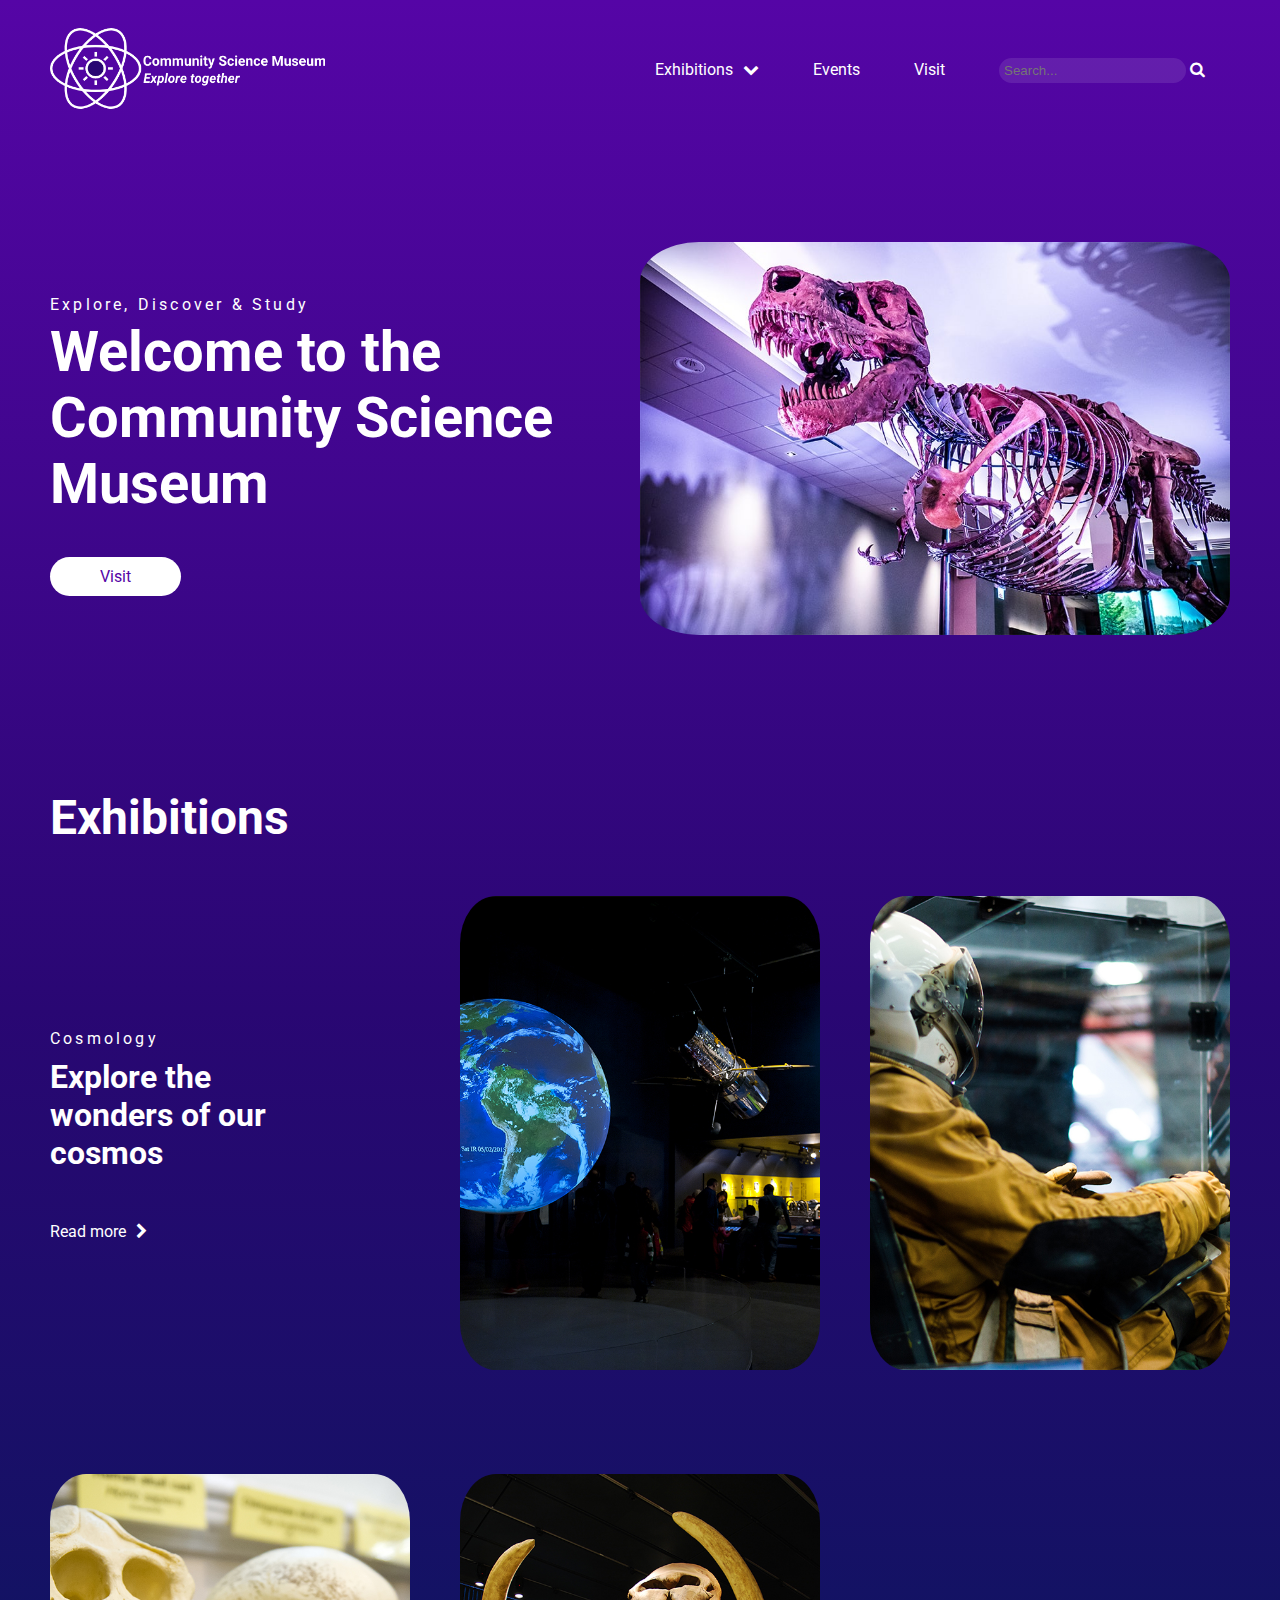
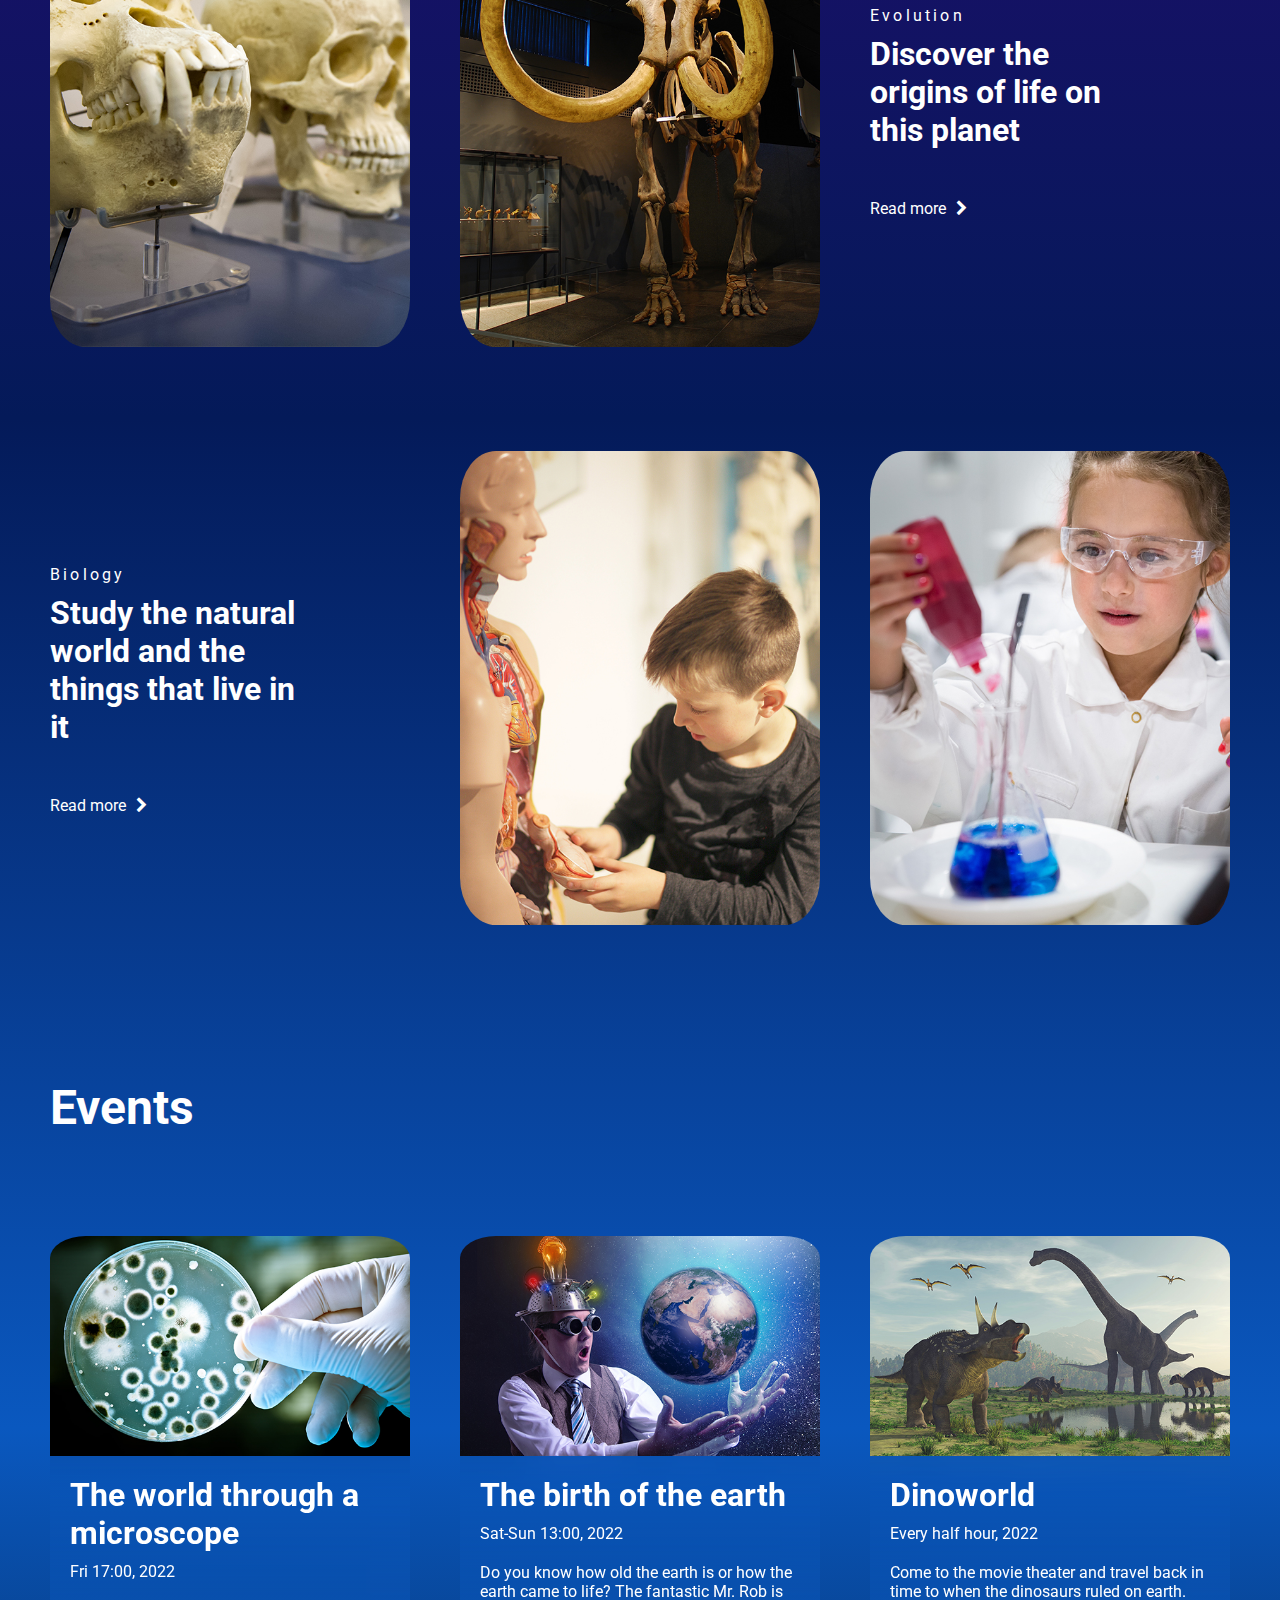
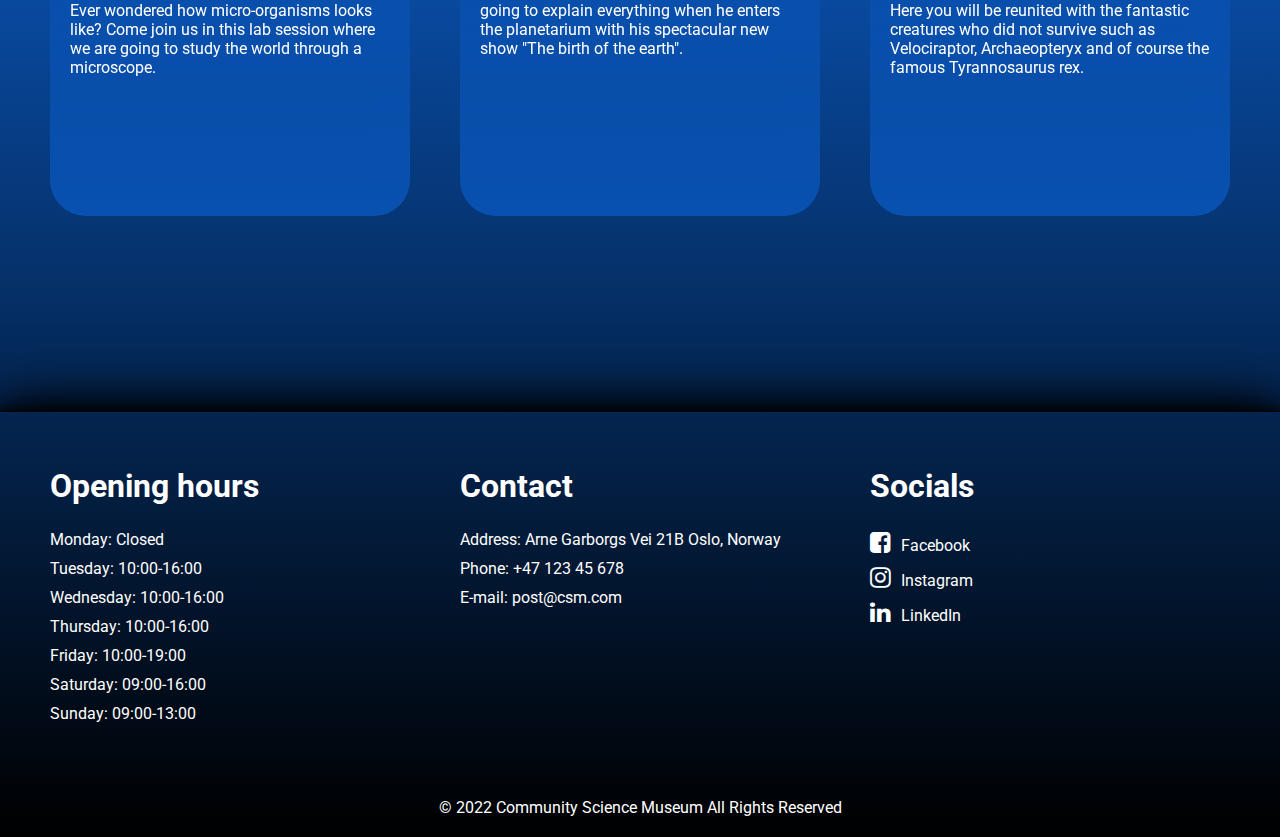
<file: index.html>
<!DOCTYPE html>
<html lang="en">
    <head>
        <meta charset="UTF-8"/>
        <meta name="viewport" content="width=device-width, initial-scale=1.0"/>
        <meta name="description" content="Welcome to the Community Science Museum"/>
        <title>Community Science Museum | Home</title>
        <link href="https://fonts.googleapis.com/css2?family=Roboto&display=swap" rel="stylesheet">
        <link rel="stylesheet" href="https://cdnjs.cloudflare.com/ajax/libs/font-awesome/4.7.0/css/font-awesome.min.css">
        <link href="css/styles.css" rel="stylesheet">
        <link href="css/index.css" rel="stylesheet"/>
        <link href="css/media.css" rel="stylesheet"/>
    </head>
    <body>
        <header>
            <a href="index.html"><img src="images/logo.png" alt="Community Science Museum Logo" class="logo"></a>
            <label for="hamburger-menu"><i class="fa fa-bars"></i></label>
            <input type="checkbox" id="hamburger-menu">
            <nav>
                <ul>
                    <li><a href="#">Exhibitions<i class="fa fa-chevron-down"></i></a>
                        <ul>
                            <li><a href="cosmology.html">Cosmology</a></li>
                            <li><a href="evolution.html">Evolution</a></li>
                            <li><a href="biology.html">Biology</a></li>
                        </ul>
                    </li>
                    <li><a href="events.html">Events</a></li>
                    <li><a href="visit.html">Visit</a></li>
                    <li class="search">
                        <form action="#">
                            <input type="text" placeholder="Search..." name="search">
                            <button type="submit"><i class="fa fa-search"></i></button>
                        </form>
                    </li>
                </ul>
            </nav>
        </header>
          <main>
              <section class="section1">
                  <div>
                      <h3>Explore, Discover & Study</h3>
                      <h1>Welcome to the Community Science Museum</h1>
                      <a href="visit.html" class="cta">Visit</a>
                    </div>
                    <div>
                        <img src="images/index_large.jpg" alt="Dinosaur skeleton"/>
                    </div>
                </section>
                <section class="section2">
                    <h2>Exhibitions</h2>
                    <div class="section2_content">
                        <div>
                            <h3>Cosmology</h3>
                            <h4>Explore the wonders of our cosmos</h4>
                            <a href="cosmology.html">Read more<i class="fa fa-chevron-right"></i></a>
                        </div>
                        <div>
                            <img src="images/index_long1.jpg" alt="Earth and satellite"/>
                        </div>
                        <div>
                            <img src="images/index_long2.jpg" alt="Spacesuit"/>
                        </div>
                    </div>
                    <div class="section2_content">
                        <div class="section2_content_item1">
                            <h3>Evolution</h3>
                            <h4>Discover the origins of life on this planet</h4>
                            <a href="evolution.html">Read more<i class="fa fa-chevron-right"></i></a>
                        </div>
                        <div class="section2_content_item2">
                            <img src="images/index_long3.jpg" alt="Monkey and human skeleton"/>
                        </div>
                        <div class="section2_content_item3">
                            <img src="images/index_long4.jpg" alt="Mammoth skeleton"/>
                        </div>
                    </div>
                    <div class="section2_content">
                        <div>
                            <h3>Biology</h3>
                            <h4>Study the natural world and the things that live in it</h4>
                            <a href="biology.html">Read more<i class="fa fa-chevron-right"></i></a>
                        </div>
                        <div>
                            <img src="images/index_long5.jpg" alt="Boy with anatomy doll"/>
                        </div>
                        <div>
                            <img src="images/index_long6.jpg" alt="Girl performing experiment in a lab"/>
                        </div>
                    </div>
                </section>
                <section class="event_section">
                    <h2>Events</h2>
                    <div class="event_section_content">
                        <div>
                            <img src="images/biology_small6.jpg" alt="Micro-organisms in a glass"/>
                            <div class="event_items">
                                <h4>The world through a microscope</h4>
                                <p>Fri 17:00, 2022</p>
                                <p>Ever wondered how micro-organisms looks like? Come join us in this lab session where we are going to study the world through a microscope.</p>
                            </div>
                        </div>
                        <div>
                            <img src="images/cosmology_small6.jpg" alt="Mr. Rob holding planet earth"/>
                            <div class="event_items">
                                <h4>The birth of the earth</h4>
                                <p>Sat-Sun 13:00, 2022</p>
                                <p>Do you know how old the earth is or how the earth came to life? The fantastic Mr. Rob is going to explain everything when he enters the planetarium with his spectacular new show "The birth of the earth".</p>
                            </div>
                        </div>
                        <div>
                            <img src="images/evolution_small7.jpg" alt="Dinosaurs"/>
                            <div class="event_items">
                                <h4>Dinoworld</h4>
                                <p>Every half hour, 2022</p>
                                <p>Come to the movie theater and travel back in time to when the dinosaurs ruled on earth. Here you will be reunited with the fantastic creatures who did not survive such as Velociraptor, Archaeopteryx and of course the famous Tyrannosaurus rex.</p>
                            </div>
                        </div>
                    </div>
                </section>
            </main>
        <footer>
            <section class="footer_section1">
                <div>
                    <h2>Opening hours</h2>
                    <p>Monday: Closed</p>
                    <p>Tuesday: 10:00-16:00</p>
                    <p>Wednesday: 10:00-16:00</p>
                    <p>Thursday: 10:00-16:00</p>
                    <p>Friday: 10:00-19:00</p>
                    <p>Saturday: 09:00-16:00</p>
                    <p>Sunday: 09:00-13:00</p>
                </div>
                <div>
                    <h2>Contact</h2>
                    <a href="#">Address: Arne Garborgs Vei 21B Oslo, Norway</a>
                    <a href="#">Phone: +47 123 45 678</a>
                    <a href="#">E-mail: post@csm.com</a>
                  </div>
                  <div>
                    <h2>Socials</h2>
                    <a href="#"><i class="fa fa-facebook-square fa-10x"></i>Facebook</a>
                    <a href="#"><i class="fa fa-instagram fa-10x"></i>Instagram</a>
                    <a href="#"><i class="fa fa-brands fa-linkedin"></i>LinkedIn</a>
                  </div>
            </section>
            <section class="footer_section2">
                <p>&copy 2022 Community Science Museum All Rights Reserved</p>
            </section>
        </footer>
    </body>
</html>
</file>
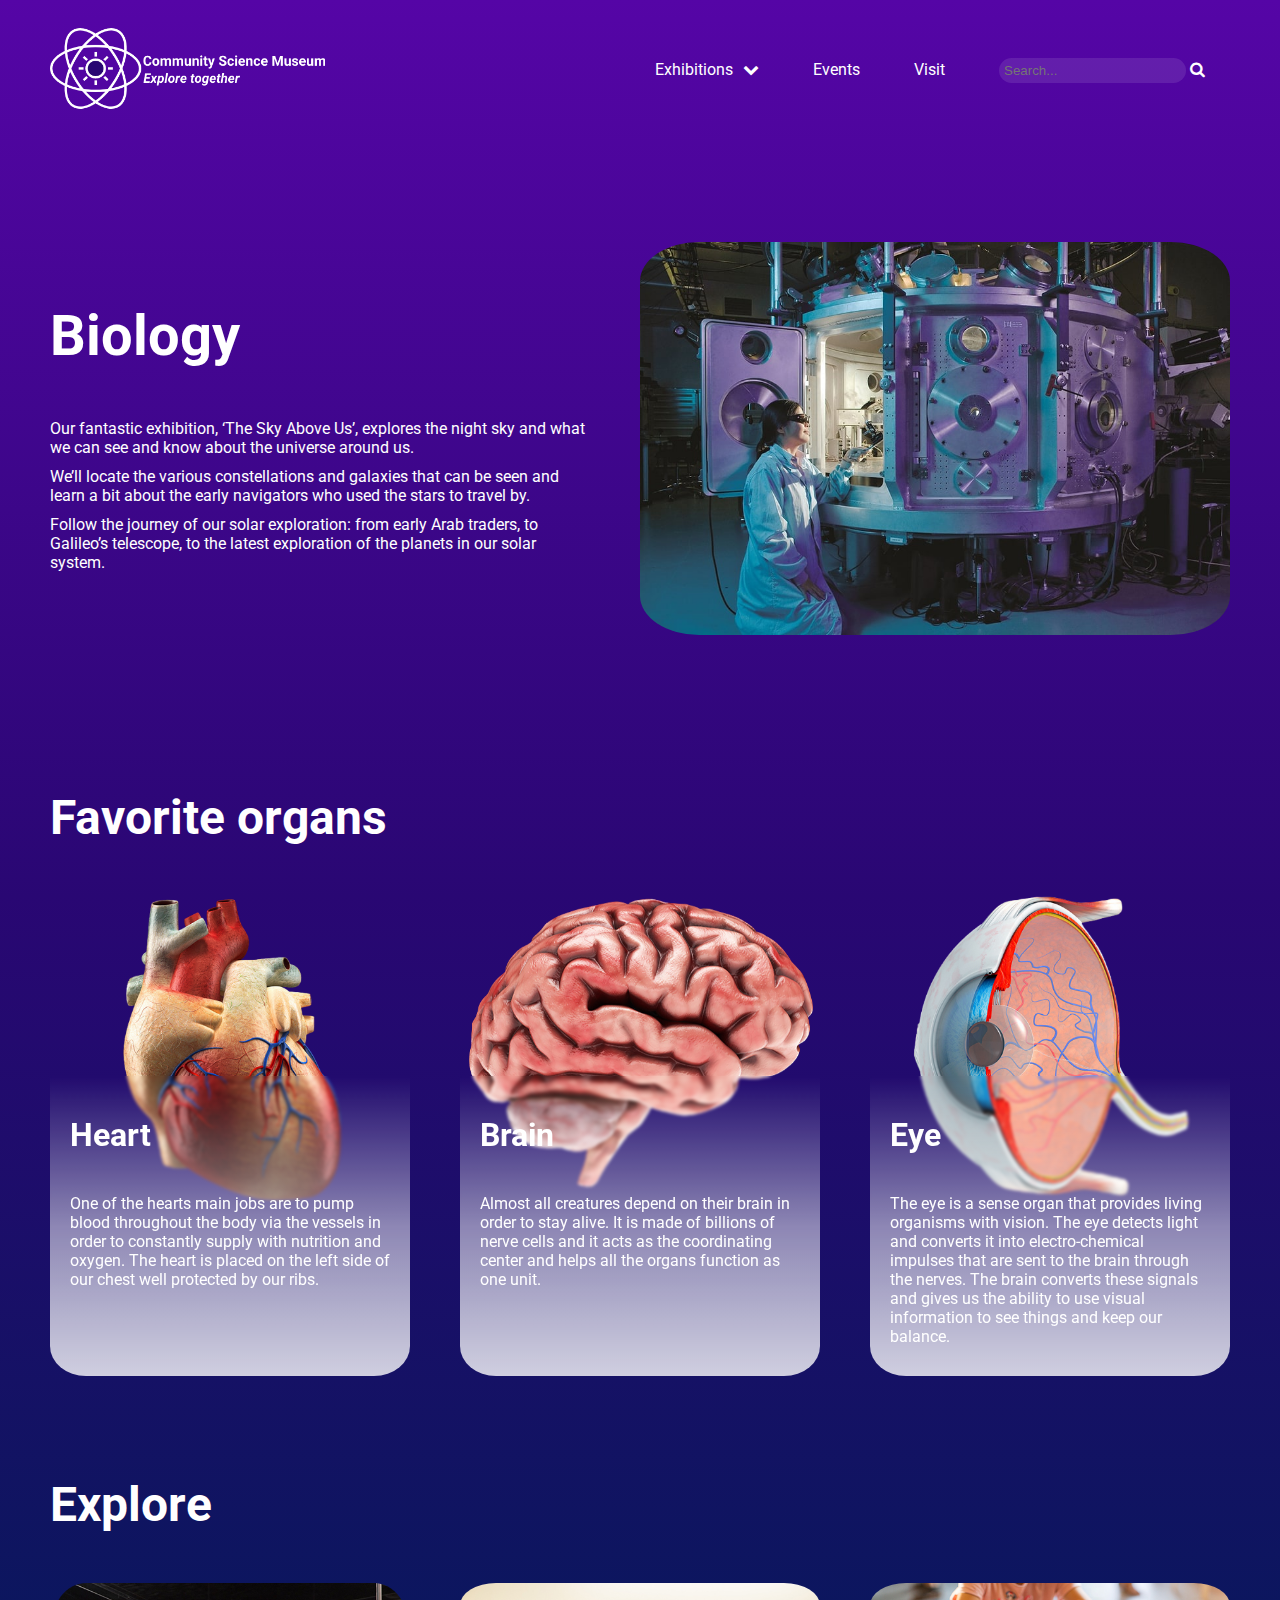
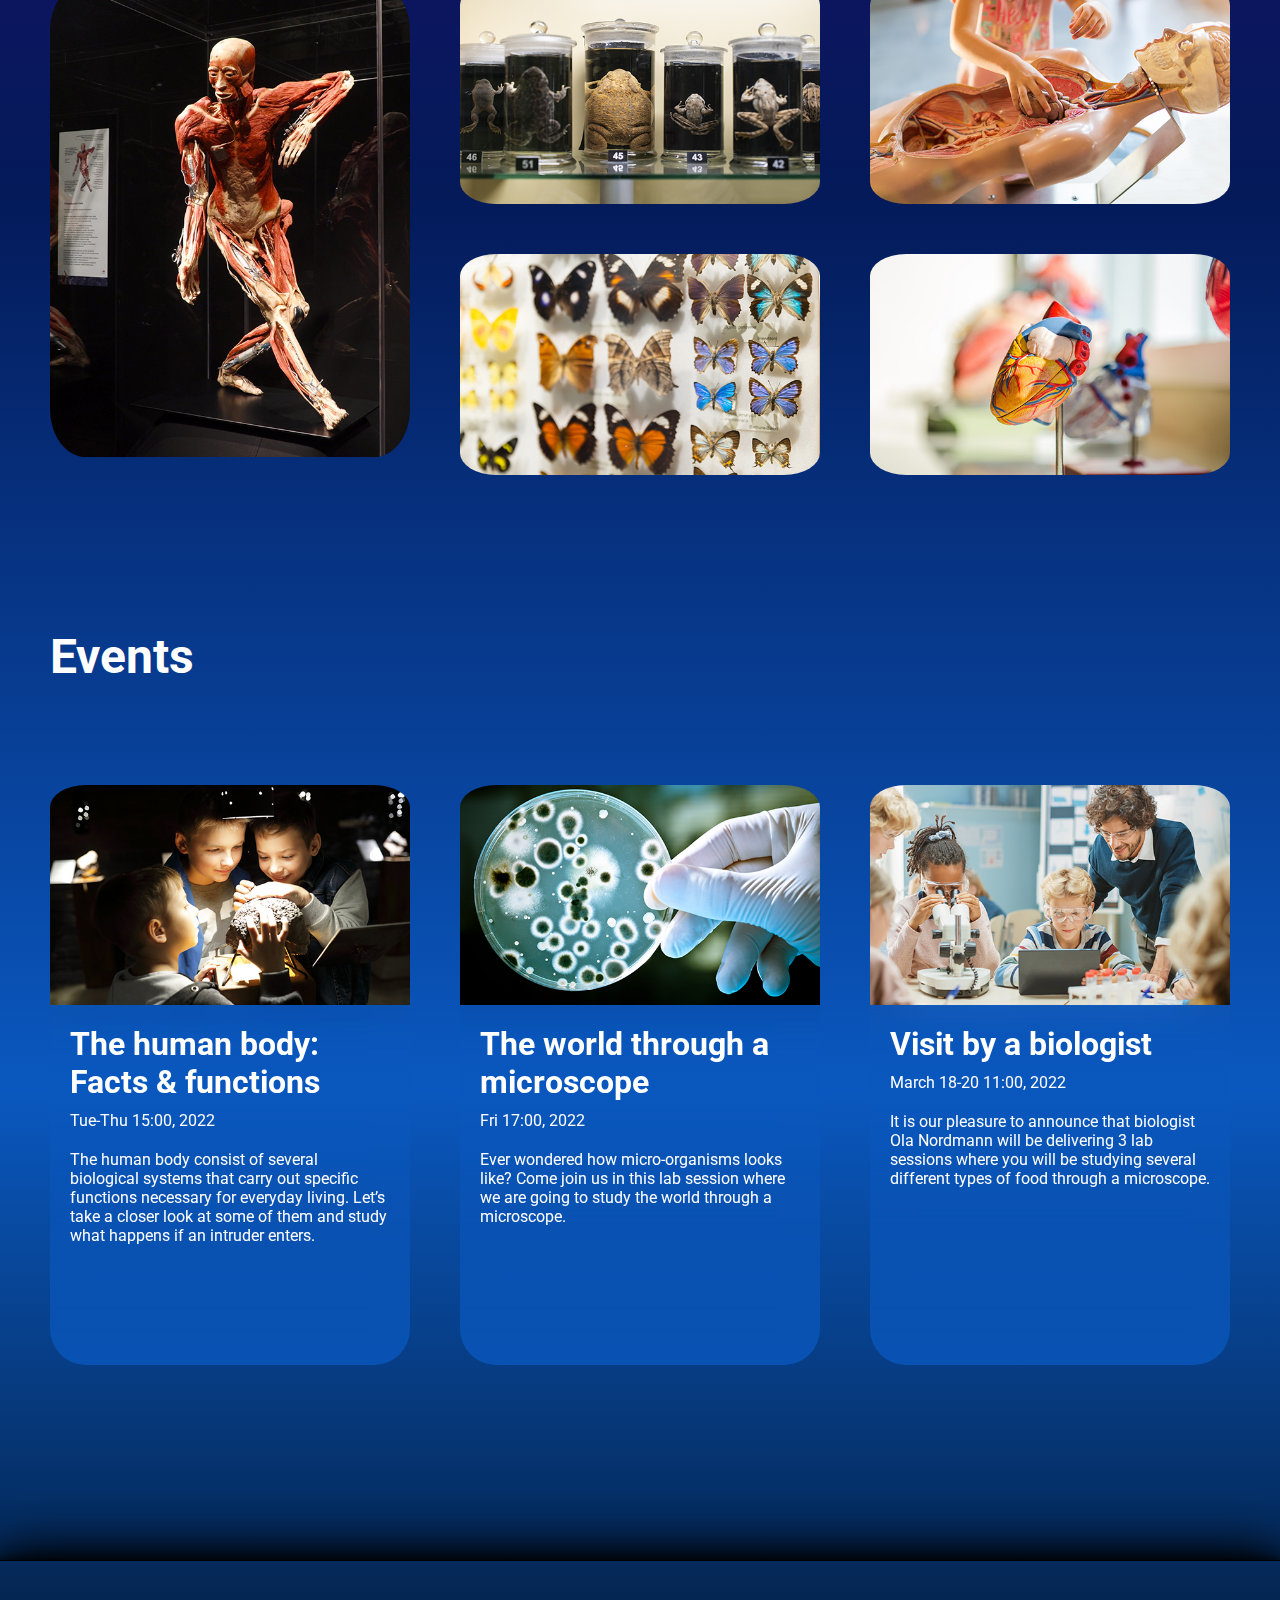
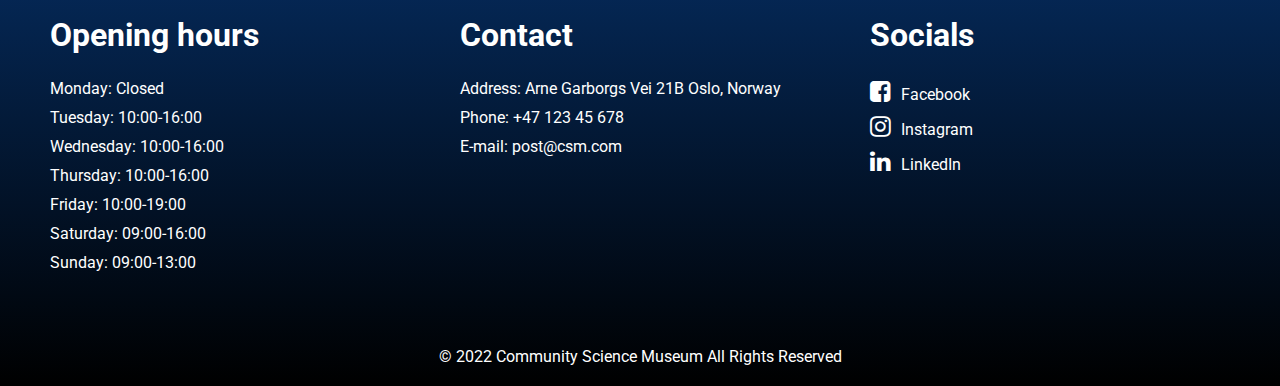
<file: biology.html>
<!DOCTYPE html>
<html lang="en">
    <head>
        <meta charset="UTF-8"/>
        <meta name="viewport" content="width=device-width, initial-scale=1.0"/>
        <meta name="description" content="Learn more about the biology exhibition at the Community Science Museum"/>
        <title>Community Science Museum | Biology</title>
        <link href="https://fonts.googleapis.com/css2?family=Roboto&display=swap" rel="stylesheet">
        <link rel="stylesheet" href="https://cdnjs.cloudflare.com/ajax/libs/font-awesome/4.7.0/css/font-awesome.min.css">
        <link href="css/styles.css" rel="stylesheet">
        <link href="css/explore_styles.css" rel="stylesheet"/>
        <link href="css/biology.css" rel="stylesheet"/>
        <link href="css/media.css" rel="stylesheet"/>
    </head>
    <body>
        <header>
            <a href="index.html"><img src="images/logo.png" alt="Community Science Museum Logo" class="logo"></a>
            <label for="hamburger-menu"><i class="fa fa-bars"></i></label>
            <input type="checkbox" id="hamburger-menu">
            <nav>
                <ul>
                    <li><a href="#">Exhibitions<i class="fa fa-chevron-down"></i></a>
                        <ul>
                            <li><a href="cosmology.html">Cosmology</a></li>
                            <li><a href="evolution.html">Evolution</a></li>
                            <li><a href="biology.html" class="active">Biology</a></li>
                        </ul>
                    </li>
                    <li><a href="events.html">Events</a></li>
                    <li><a href="visit.html">Visit</a></li>
                    <li class="search">
                        <form action="#">
                            <input type="text" placeholder="Search..." name="search">
                            <button type="submit"><i class="fa fa-search"></i></button>
                        </form>
                    </li>
                </ul>
            </nav>
        </header>
        <main>
            <section class="section1">
                <div>
                    <h1>Biology</h1>
                    <p>Our fantastic exhibition, ‘The Sky Above Us’, explores the night sky and what we can see and know about the universe around us.</p>
                    <p>We’ll locate the various constellations and galaxies that can be seen and learn a bit about the early navigators who used the stars to travel by.</p>
                    <p>Follow the journey of our solar exploration: from early Arab traders, to Galileo’s telescope, to the latest exploration of the planets in our solar system.</p>
                </div>
                <div>
                    <img src="images/biology_large.jpg" alt="Girl testing a large machine in the lab"/>
                </div>
            </section>
            <section class="favorite_section">
                <h2>Favorite organs</h2>
                <div class="card1">
                    <div class="card_content">
                    <h4>Heart</h4>
                    <p>One of the hearts main jobs are to pump blood throughout the body via the vessels in order to constantly supply with nutrition and oxygen. The heart is placed on the left side of our chest well protected by our ribs.</p>
                    </div>
                </div>
                <div class="card2">
                    <div class="card_content">
                    <h4>Brain</h4>
                    <p>Almost all creatures depend on their brain in order to stay alive. It is made of billions of nerve cells and it acts as the coordinating center and helps all the organs function as one unit.</p>
                    </div>
                </div>
                <div class="card3">
                    <div class="card_content">
                    <h4>Eye</h4>
                    <p>The eye is a sense organ that provides living organisms with vision. The eye detects light and converts it into electro-chemical impulses that are sent to the brain through the nerves. The brain converts these signals and gives us the ability to use visual information to see things and keep our balance.</p>
                    </div>
                </div>
            </section>
            <section class="section3">
                <h2>Explore</h2>
                <img src="images/biology_long4.jpg" alt="Large statue of the human anatomy" id="img1"/>
                <img src="images/biology_small1.jpg" alt="Exhibition of different frogs in a glass" id="img2"/>
                <img src="images/biology_small2.jpg" alt="Girl playing with human anatomy doll" id="img3"/>
                <img src="images/biology_small3.jpg" alt="Exhibition of different butterflies" id="img4"/>
                <img src="images/biology_small4.jpg" alt="The human heart" id="img5"/>
            </section>
            <section class="event_section">
                <h2>Events</h2>
                <div class="event_section_content">
                    <div>
                        <img src="images/biology_small5.jpg" alt="Children studying the human brain"/>
                        <div class="event_items">
                            <h4>The human body: Facts & functions</h4>
                            <p>Tue-Thu 15:00, 2022</p>
                            <p>The human body consist of several biological systems that carry out specific functions necessary for everyday living. Let’s take a closer look at some of them and study what happens if an intruder enters.</p>
                        </div>
                    </div>
                    <div>
                        <img src="images/biology_small6.jpg" alt="Micro-organisms in a glass"/>
                        <div class="event_items">
                            <h4>The world through a microscope</h4>
                            <p>Fri 17:00, 2022</p>
                            <p>Ever wondered how micro-organisms looks like? Come join us in this lab session where we are going to study the world through a microscope.</p>
                        </div>
                    </div>
                    <div>
                        <img src="images/biology_small7.jpg" alt="Biologist and children in the lab"/>
                        <div class="event_items">
                            <h4>Visit by a biologist</h4>
                            <p>March 18-20 11:00, 2022</p>
                            <p>It is our pleasure to announce that biologist Ola Nordmann will be delivering 3 lab sessions where you will be studying several different types of food through a microscope. </p>
                        </div>
                    </div>
                </div>
            </section>
        </main>
        <footer>
            <section class="footer_section1">
                <div>
                    <h2>Opening hours</h2>
                    <p>Monday: Closed</p>
                    <p>Tuesday: 10:00-16:00</p>
                    <p>Wednesday: 10:00-16:00</p>
                    <p>Thursday: 10:00-16:00</p>
                    <p>Friday: 10:00-19:00</p>
                    <p>Saturday: 09:00-16:00</p>
                    <p>Sunday: 09:00-13:00</p>
                </div>
                <div>
                    <h2>Contact</h2>
                    <a href="#">Address: Arne Garborgs Vei 21B Oslo, Norway</a>
                    <a href="#">Phone: +47 123 45 678</a>
                    <a href="#">E-mail: post@csm.com</a>
                </div>
                <div>
                    <h2>Socials</h2>
                    <a href="#"><i class="fa fa-facebook-square fa-10x"></i>Facebook</a>
                    <a href="#"><i class="fa fa-instagram fa-10x"></i>Instagram</a>
                    <a href="#"><i class="fa fa-brands fa-linkedin"></i>LinkedIn</a>
                </div>
            </section>
            <section class="footer_section2">
                <p>&copy 2022 Community Science Museum All Rights Reserved</p>
            </section>
        </footer>
    </body>
</html>
</file>
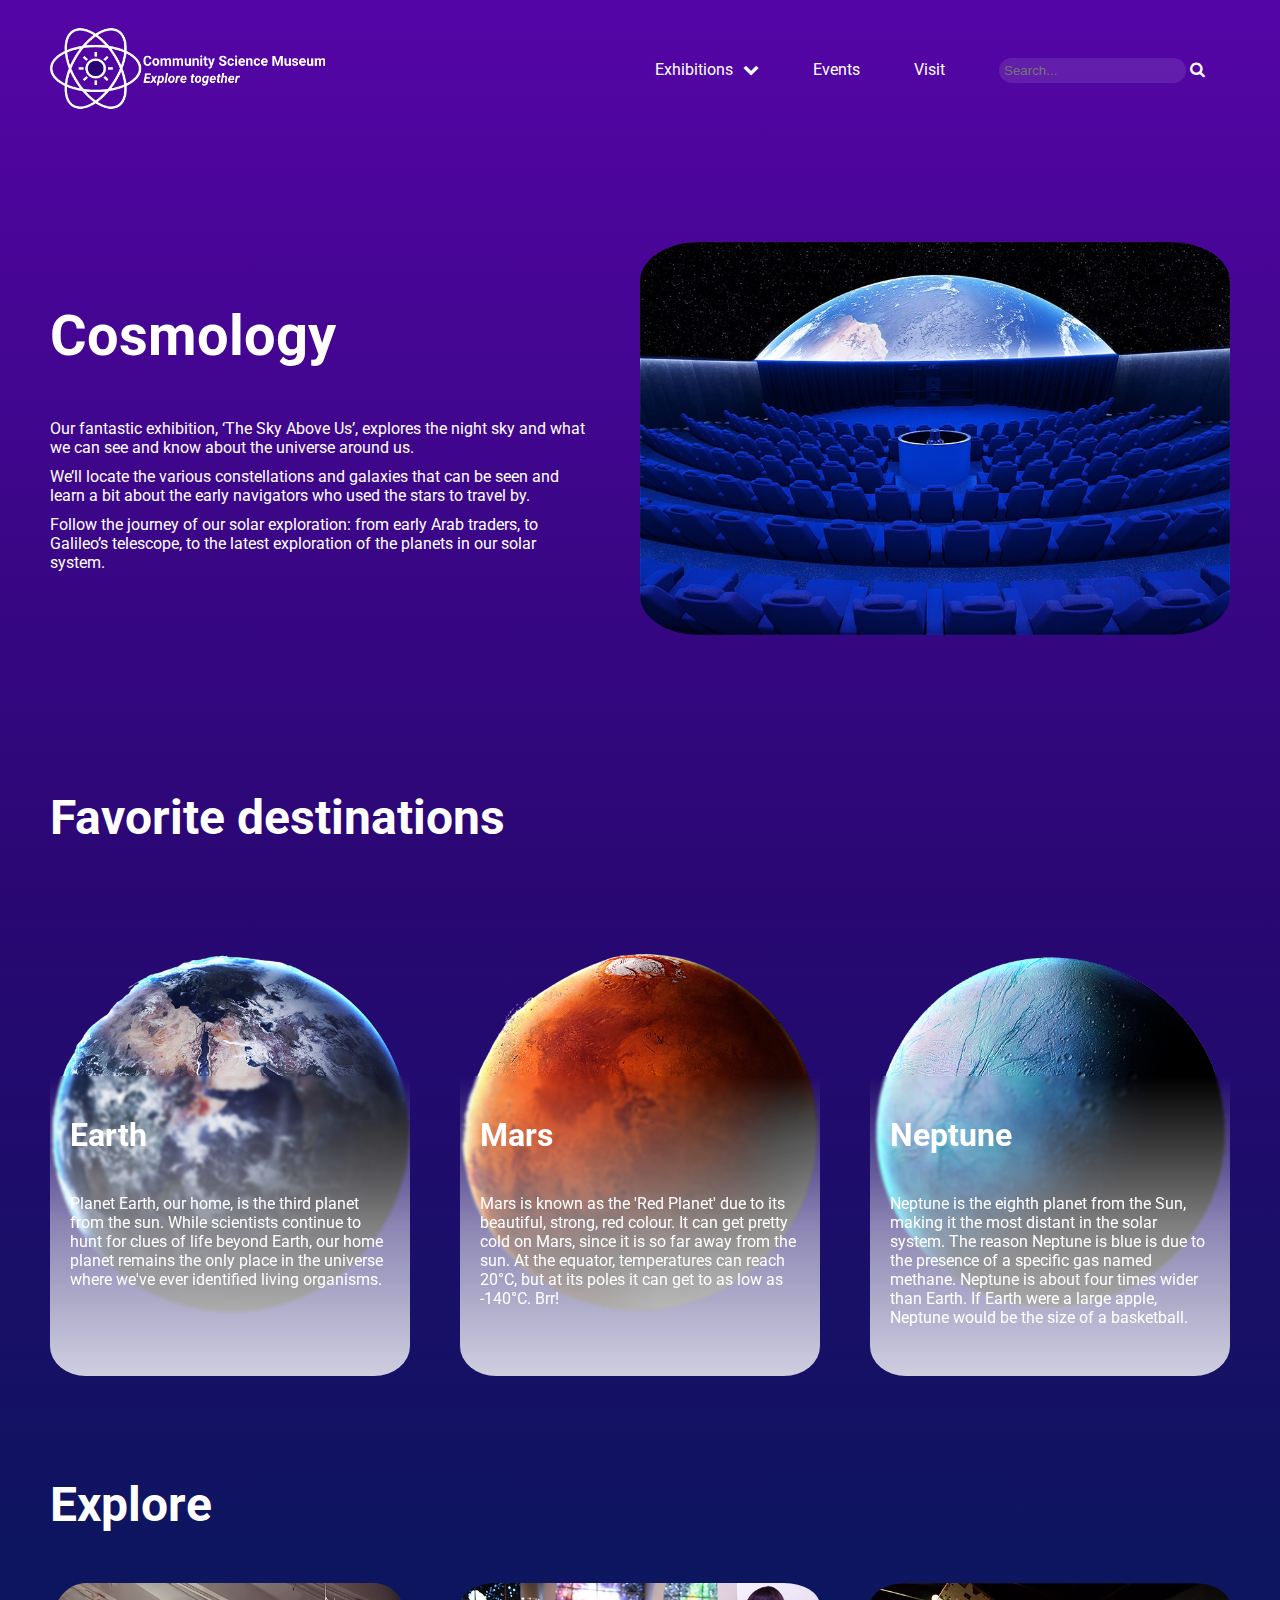
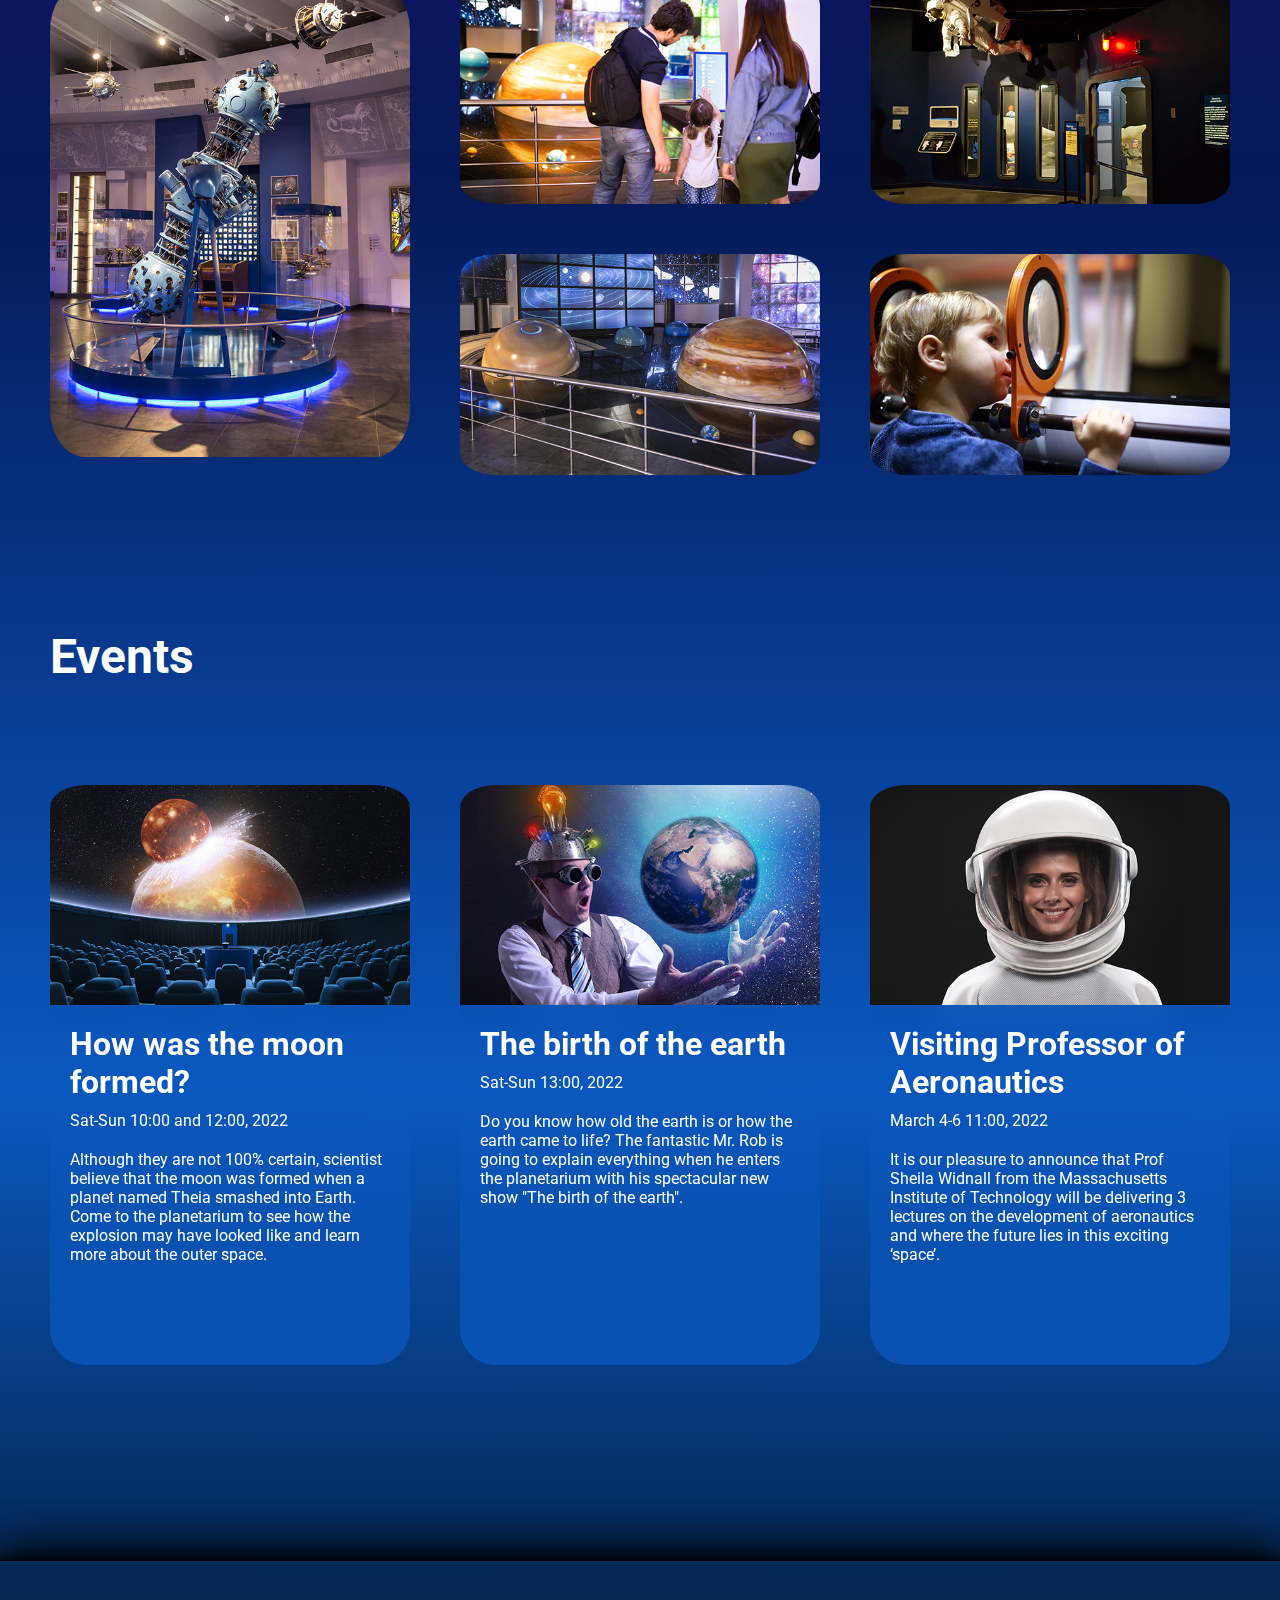
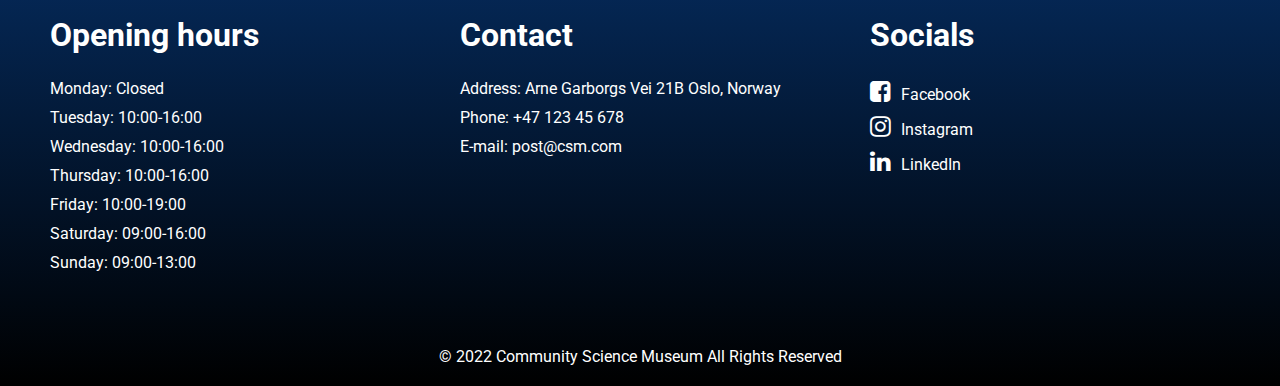
<file: cosmology.html>
<!DOCTYPE html>
<html lang="en">
  <head>
      <meta charset="UTF-8"/>
        <meta name="viewport" content="width=device-width, initial-scale=1.0"/>
        <meta name="description" content="Learn more about the cosmology exhibition at the Community Science Museum"/>
        <title>Community Science Museum | Cosmology</title>
        <link href="https://fonts.googleapis.com/css2?family=Roboto&display=swap" rel="stylesheet">
        <link rel="stylesheet" href="https://cdnjs.cloudflare.com/ajax/libs/font-awesome/4.7.0/css/font-awesome.min.css">
        <link href="css/styles.css" rel="stylesheet">
        <link href="css/explore_styles.css" rel="stylesheet"/>
        <link href="css/cosmology.css" rel="stylesheet"/>
        <link href="css/media.css" rel="stylesheet"/>
    </head>
    <body>
        <header>
            <a href="index.html"><img src="images/logo.png" alt="Community Science Museum Logo" class="logo"></a>
            <label for="hamburger-menu"><i class="fa fa-bars"></i></label>
            <input type="checkbox" id="hamburger-menu">
            <nav>
                <ul>
                    <li><a href="#">Exhibitions<i class="fa fa-chevron-down"></i></a>
                        <ul>
                            <li><a href="cosmology.html" class="active">Cosmology</a></li>
                            <li><a href="evolution.html">Evolution</a></li>
                            <li><a href="biology.html">Biology</a></li>
                        </ul>
                    </li>
                    <li><a href="events.html">Events</a></li>
                    <li><a href="visit.html">Visit</a></li>
                    <li class="search">
                        <form action="#">
                            <input type="text" placeholder="Search..." name="search">
                            <button type="submit"><i class="fa fa-search"></i></button>
                        </form>
                    </li>
                </ul>
            </nav>
        </header>
        <main>
            <section class="section1">
                <div>
                    <h1>Cosmology</h1>
                    <p>Our fantastic exhibition, ‘The Sky Above Us’, explores the night sky and what we can see and know about the universe around us.</p>
                    <p>We’ll locate the various constellations and galaxies that can be seen and learn a bit about the early navigators who used the stars to travel by.</p>
                    <p>Follow the journey of our solar exploration: from early Arab traders, to Galileo’s telescope, to the latest exploration of the planets in our solar system.</p>
                </div>
                <div>
                    <img src="images/cosmology_large.jpg" alt="Planetarium"/>
                </div>
            </section>
            </section>
            <section class="favorite_section">
                <h2>Favorite destinations</h2>
                <div class="card1">
                    <div class="card_content">
                    <h4>Earth</h4>
                    <p>Planet Earth, our home, is the third planet from the sun. While scientists continue to hunt for clues of life beyond Earth, our home planet remains the only place in the universe where we've ever identified living organisms.</p>
                    </div>
                </div>
                <div class="card2">
                    <div class="card_content">
                    <h4>Mars</h4>
                    <p>Mars is known as the 'Red Planet' due to its beautiful, strong, red colour. It can get pretty cold on Mars, since it is so far away from the sun. At the equator, temperatures can reach 20°C, but at its poles it can get to as low as -140°C. Brr!</p>
                    </div>
                </div>
                <div class="card3">
                    <div class="card_content">
                    <h4>Neptune</h4>
                    <p>Neptune is the eighth planet from the Sun, making it the most distant in the solar system. The reason Neptune is blue is due to the presence of a specific gas named methane. Neptune is about four times wider than Earth. If Earth were a large apple, Neptune would be the size of a basketball.</p>
                    </div>
                </div>
            </section>
            <section class="section3">
                <h2>Explore</h2>
                <img src="images/cosmology_long4.jpg" alt="Satellite statue" id="img1"/>
                <img src="images/cosmology_small1.jpg" alt="Family interacts with the planet statues" id="img2"/>
                <img src="images/cosmology_small2.jpg" alt="astronaut hanging from the ceiling" id="img3"/>
                <img src="images/cosmology_small3.jpg" alt="Large statues of all planets in the solar system" id="img4"/>
                <img src="images/cosmology_small4.jpg" alt="Boy looking through the large telescope" id="img5"/>
            </section>
            <section class="event_section">
                <h2>Events</h2>
                <div class="event_section_content">
                    <div>
                        <img src="images/cosmology_small5.jpg" alt="Earth and Theia crashing into each other"/>
                        <div class="event_items">
                            <h4>How was the moon formed?</h4>
                            <p>Sat-Sun 10:00 and 12:00, 2022</p>
                            <p>Although they are not 100% certain, scientist believe that the moon was formed when a planet named Theia smashed into Earth. Come to the planetarium to see how the explosion may have looked like and learn more about the outer space. </p>
                        </div>
                    </div>
                    <div>
                        <img src="images/cosmology_small6.jpg" alt="Mr. Rob holding planet earth"/>
                        <div class="event_items">
                            <h4>The birth of the earth</h4>
                            <p>Sat-Sun 13:00, 2022</p>
                            <p>Do you know how old the earth is or how the earth came to life? The fantastic Mr. Rob is going to explain everything when he enters the planetarium with his spectacular new show "The birth of the earth".</p>
                        </div>
                    </div>
                    <div>
                        <img src="images/cosmology_small7.jpg" alt="Portrait of professor of Sheila Widnall"/>
                        <div class="event_items">
                            <h4>Visiting Professor of Aeronautics</h4>
                            <p>March 4-6 11:00, 2022</p>
                            <p>It is our pleasure to announce that Prof Sheila Widnall from the Massachusetts Institute of Technology will be delivering 3 lectures on the development of aeronautics and where the future lies in this exciting ‘space’.</p>
                        </div>
                    </div>
                </div>
            </section>
        </main>
        <footer>
            <section class="footer_section1">
                <div>
                    <h2>Opening hours</h2>
                    <p>Monday: Closed</p>
                    <p>Tuesday: 10:00-16:00</p>
                    <p>Wednesday: 10:00-16:00</p>
                    <p>Thursday: 10:00-16:00</p>
                    <p>Friday: 10:00-19:00</p>
                    <p>Saturday: 09:00-16:00</p>
                    <p>Sunday: 09:00-13:00</p>
                </div>
                <div>
                    <h2>Contact</h2>
                    <a href="#">Address: Arne Garborgs Vei 21B Oslo, Norway</a>
                    <a href="#">Phone: +47 123 45 678</a>
                    <a href="#">E-mail: post@csm.com</a>
                </div>
                <div>
                    <h2>Socials</h2>
                    <a href="#"><i class="fa fa-facebook-square fa-10x"></i>Facebook</a>
                    <a href="#"><i class="fa fa-instagram fa-10x"></i>Instagram</a>
                    <a href="#"><i class="fa fa-brands fa-linkedin"></i>LinkedIn</a>
                </div>
            </section>
            <section class="footer_section2">
                <p>&copy 2022 Community Science Museum All Rights Reserved</p>
            </section>
        </footer>
    </body>
</html>
</file>
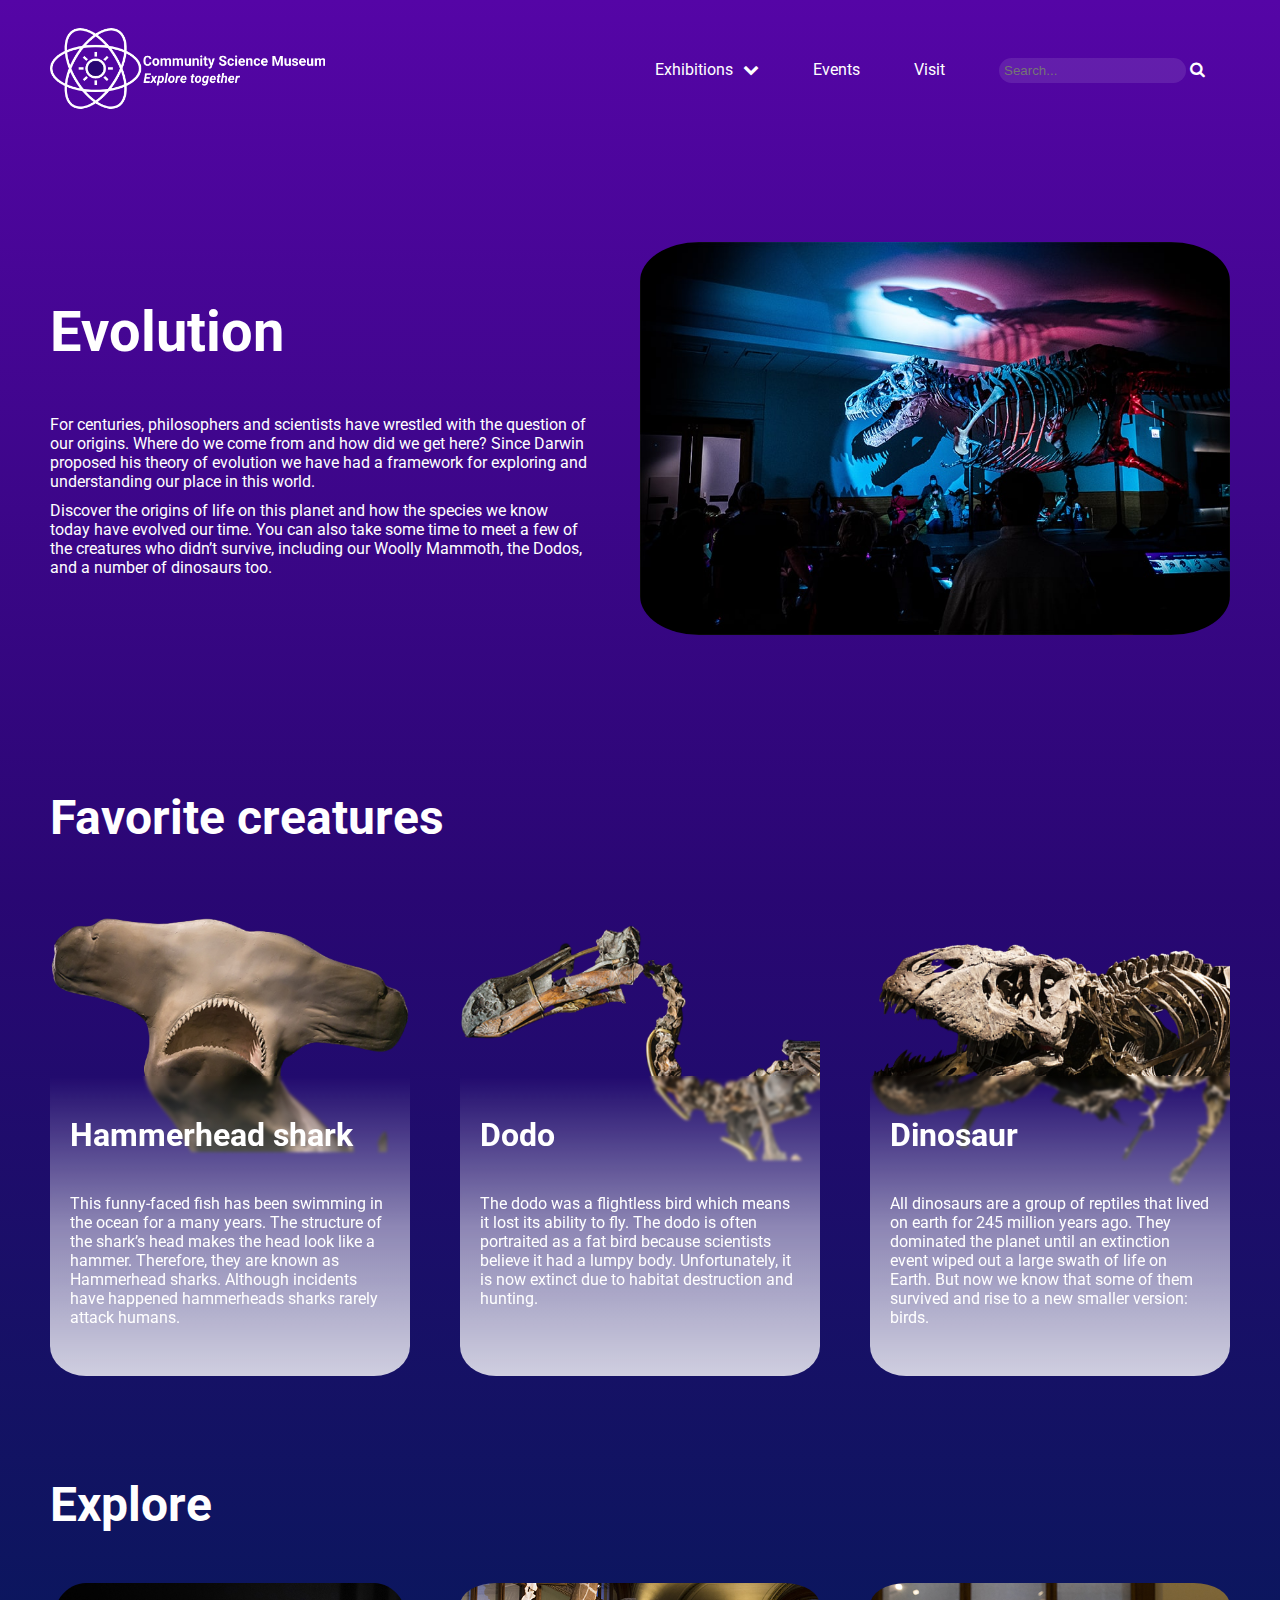
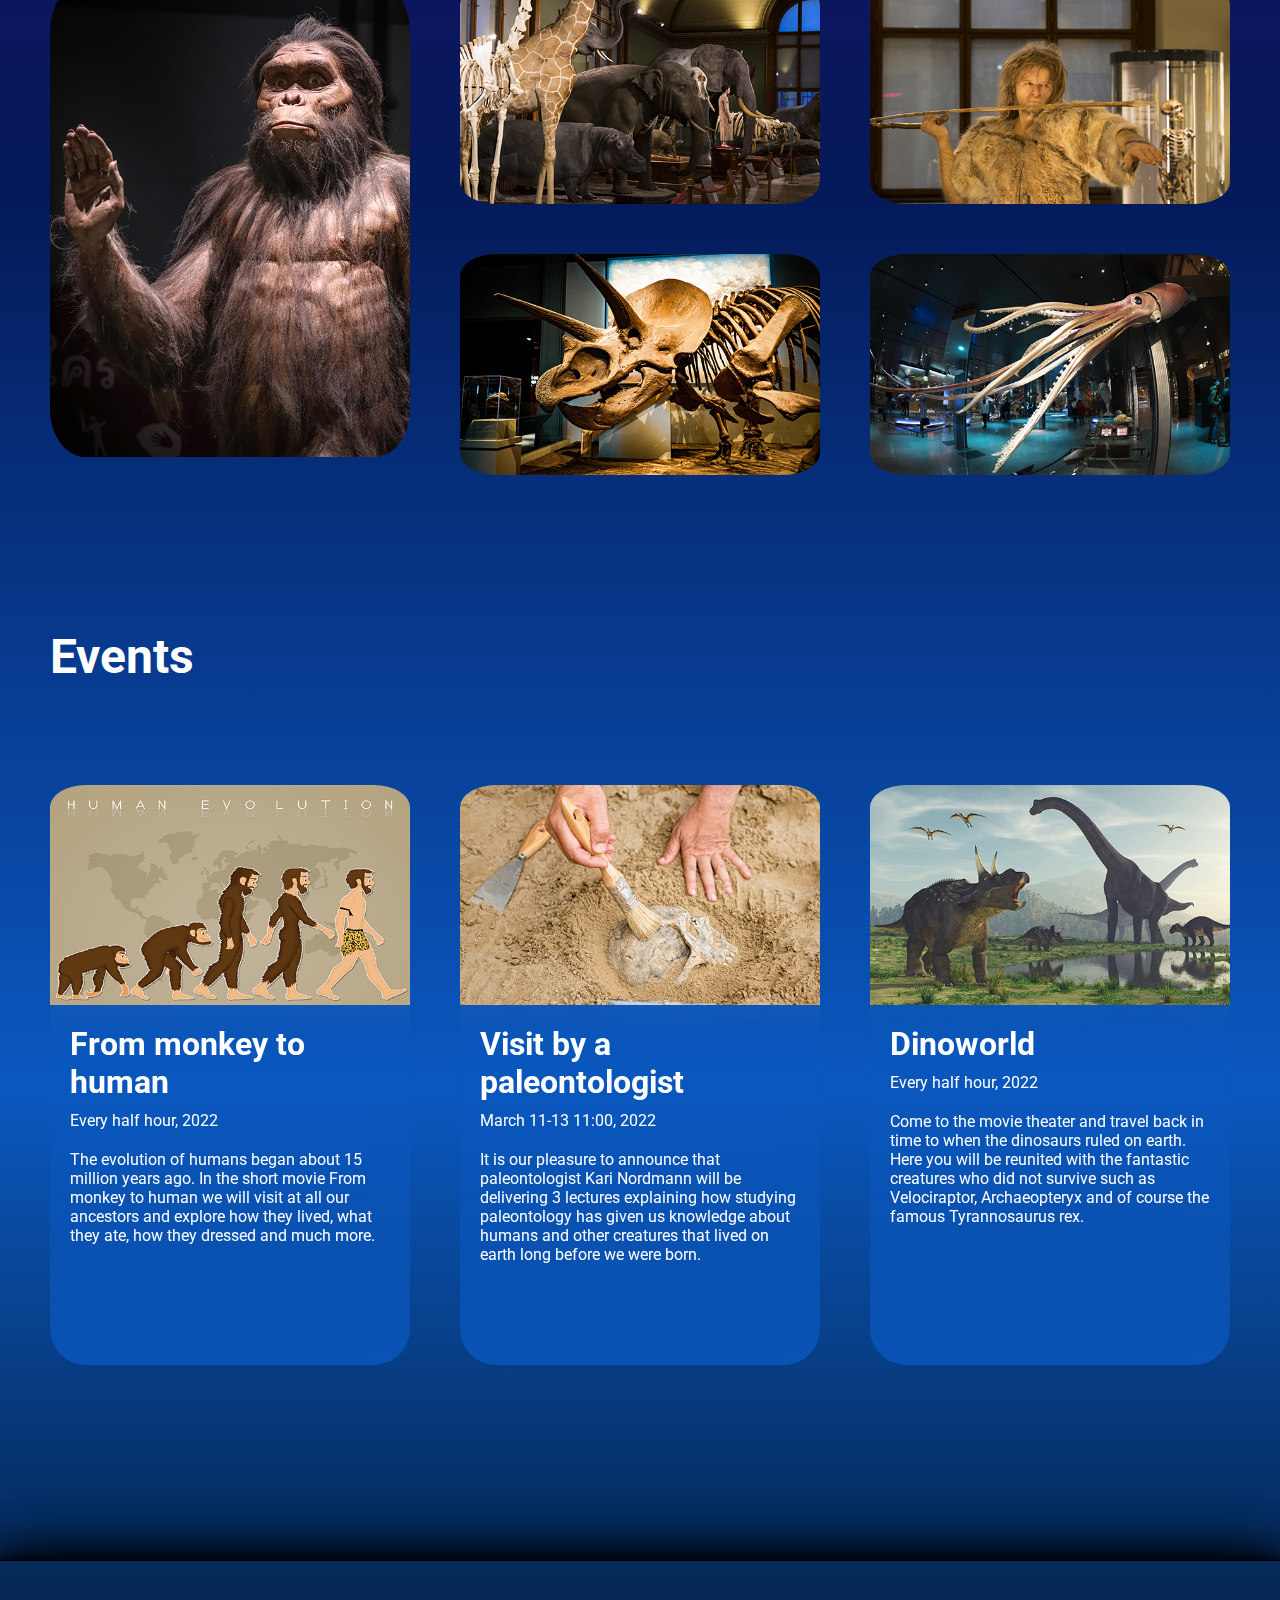
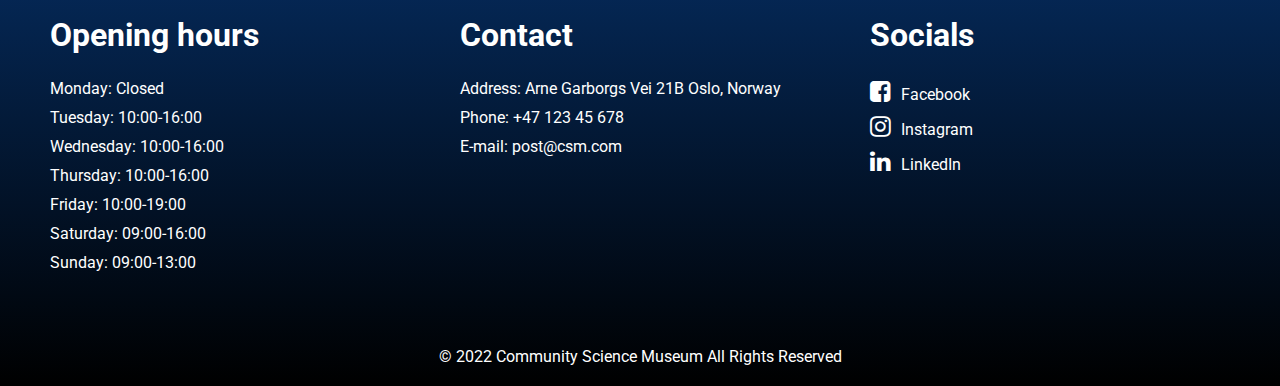
<file: evolution.html>
<!DOCTYPE html>
<html lang="en">
    <head>
        <meta charset="UTF-8"/>
        <meta name="viewport" content="width=device-width, initial-scale=1.0"/>
        <meta name="description" content="Learn more about the evolution exhibition at the Community Science Museum"/>
        <title>Community Science Museum | Evolution</title>
        <link href="https://fonts.googleapis.com/css2?family=Roboto&display=swap" rel="stylesheet">
        <link rel="stylesheet" href="https://cdnjs.cloudflare.com/ajax/libs/font-awesome/4.7.0/css/font-awesome.min.css">
        <link href="css/styles.css" rel="stylesheet">
        <link href="css/explore_styles.css" rel="stylesheet"/>
        <link href="css/evolution.css" rel="stylesheet"/>
        <link href="css/media.css" rel="stylesheet"/>
    </head>
    <body>
        <header>
            <a href="index.html"><img src="images/logo.png" alt="Community Science Museum Logo" class="logo"></a>
            <label for="hamburger-menu"><i class="fa fa-bars"></i></label>
            <input type="checkbox" id="hamburger-menu">
            <nav>
                <ul>
                    <li><a href="#">Exhibitions<i class="fa fa-chevron-down"></i></a>
                        <ul>
                            <li><a href="cosmology.html">Cosmology</a></li>
                            <li><a href="evolution.html" class="active">Evolution</a></li>
                            <li><a href="biology.html">Biology</a></li>
                        </ul>
                    </li>
                    <li><a href="events.html">Events</a></li>
                    <li><a href="visit.html">Visit</a></li>
                    <li class="search">
                        <form action="#">
                            <input type="text" placeholder="Search..." name="search">
                            <button type="submit"><i class="fa fa-search"></i></button>
                        </form>
                    </li>
                </ul>
            </nav>
        </header>
        <main>
            <section class="section1">
                <div>
                    <h1>Evolution</h1>
                    <p>For centuries, philosophers and scientists have wrestled with the question of our origins. Where do we come from and how did we get here? Since Darwin proposed his theory of evolution we have had a framework for exploring and understanding our place in this world.</p>
                    <p>Discover the origins of life on this planet and how the species we know today have evolved our time. You can also take some time to meet a few of the creatures who didn’t survive, including our Woolly Mammoth, the Dodos, and a number of dinosaurs too.</p>
                </div>
                <div>
                    <img src="images/evolution_large.jpg" alt="Large dinosaur skeleton"/>
                </div>
            </section>
            <section class="favorite_section">
                <h2>Favorite creatures</h2>
                <div class="card1">
                    <div class="card_content">
                        <h4>Hammerhead shark</h4>
                        <p>This funny-faced fish has been swimming in the ocean for a many years. The structure of the shark’s head makes the head look like a hammer. Therefore, they are known as Hammerhead sharks. Although incidents have happened hammerheads sharks rarely attack humans.</p>
                    </div>
                </div>
                <div class="card2">
                    <div class="card_content">
                        <h4>Dodo</h4>
                        <p>The dodo was a flightless bird which means it lost its ability to fly. The dodo is often portraited as a fat bird because scientists believe it had a lumpy body. Unfortunately, it is now extinct due to habitat destruction and hunting.</p>
                    </div>
                </div>
                <div class="card3">
                    <div class="card_content">
                        <h4>Dinosaur</h4>
                        <p>All dinosaurs are a group of reptiles that lived on earth for 245 million years ago. They dominated the planet until an extinction event wiped out a large swath of life on Earth. But now we know that some of them survived and rise to a new smaller version: birds.</p>
                    </div>
                </div>
            </section>
            <section class="section3">
                <h2>Explore</h2>
                <img src="images/evolution_long4.jpg" alt="Statue of a neanderthal" id="img1"/>
                <img src="images/evolution_small1.jpg" alt="Exhibition of different animal species" id="img2"/>
                <img src="images/evolution_small2.jpg" alt="Statue of a human hunting with old hunting spear" id="img3"/>
                <img src="images/evolution_small3.jpg" alt="Archaeopteryx skeleton" id="img4"/>
                <img src="images/evolution_small4.jpg" alt="Large octopus statue" id="img5"/>
            </section>
            <section class="event_section">
                <h2>Events</h2>
                <div class="event_section_content">
                    <div>
                        <img src="images/evolution_small5.jpg" alt="Monkey to human evolution illustration"/>
                        <div class="event_items">
                            <h4>From monkey to human</h4>
                            <p>Every half hour, 2022</p>
                            <p>The evolution of humans began about 15 million years ago. In the short movie From monkey to human we will visit at all our ancestors and explore how they lived, what they ate, how they dressed and much more.</p>
                        </div>
                    </div>
                    <div>
                        <img src="images/evolution_small6.jpg" alt="Paleontologist digging for skeletons"/>
                        <div class="event_items">
                            <h4>Visit by a paleontologist</h4>
                            <p>March 11-13 11:00, 2022</p>
                            <p>It is our pleasure to announce that paleontologist Kari Nordmann will be delivering 3 lectures explaining how studying paleontology has given us knowledge about humans and other creatures that lived on earth long before we were born.</p>
                        </div>
                    </div>
                    <div>
                        <img src="images/evolution_small7.jpg" alt="Dinosaurs"/>
                        <div class="event_items">
                            <h4>Dinoworld</h4>
                            <p>Every half hour, 2022</p>
                            <p>Come to the movie theater and travel back in time to when the dinosaurs ruled on earth. Here you will be reunited with the fantastic creatures who did not survive such as Velociraptor, Archaeopteryx and of course the famous Tyrannosaurus rex.</p>
                        </div>
                    </div>
                </div>
            </section>
        </main>
        <footer>
            <section class="footer_section1">
                <div>
                    <h2>Opening hours</h2>
                    <p>Monday: Closed</p>
                    <p>Tuesday: 10:00-16:00</p>
                    <p>Wednesday: 10:00-16:00</p>
                    <p>Thursday: 10:00-16:00</p>
                    <p>Friday: 10:00-19:00</p>
                    <p>Saturday: 09:00-16:00</p>
                    <p>Sunday: 09:00-13:00</p>
                </div>
                <div>
                    <h2>Contact</h2>
                    <a href="#">Address: Arne Garborgs Vei 21B Oslo, Norway</a>
                    <a href="#">Phone: +47 123 45 678</a>
                    <a href="#">E-mail: post@csm.com</a>
                </div>
                <div>
                    <h2>Socials</h2>
                    <a href="#"><i class="fa fa-facebook-square fa-10x"></i>Facebook</a>
                    <a href="#"><i class="fa fa-instagram fa-10x"></i>Instagram</a>
                    <a href="#"><i class="fa fa-brands fa-linkedin"></i>LinkedIn</a>
                </div>
            </section>
            <section class="footer_section2">
                <p>&copy 2022 Community Science Museum All Rights Reserved</p>
            </section>
        </footer>
    </body>
</html>
</file>
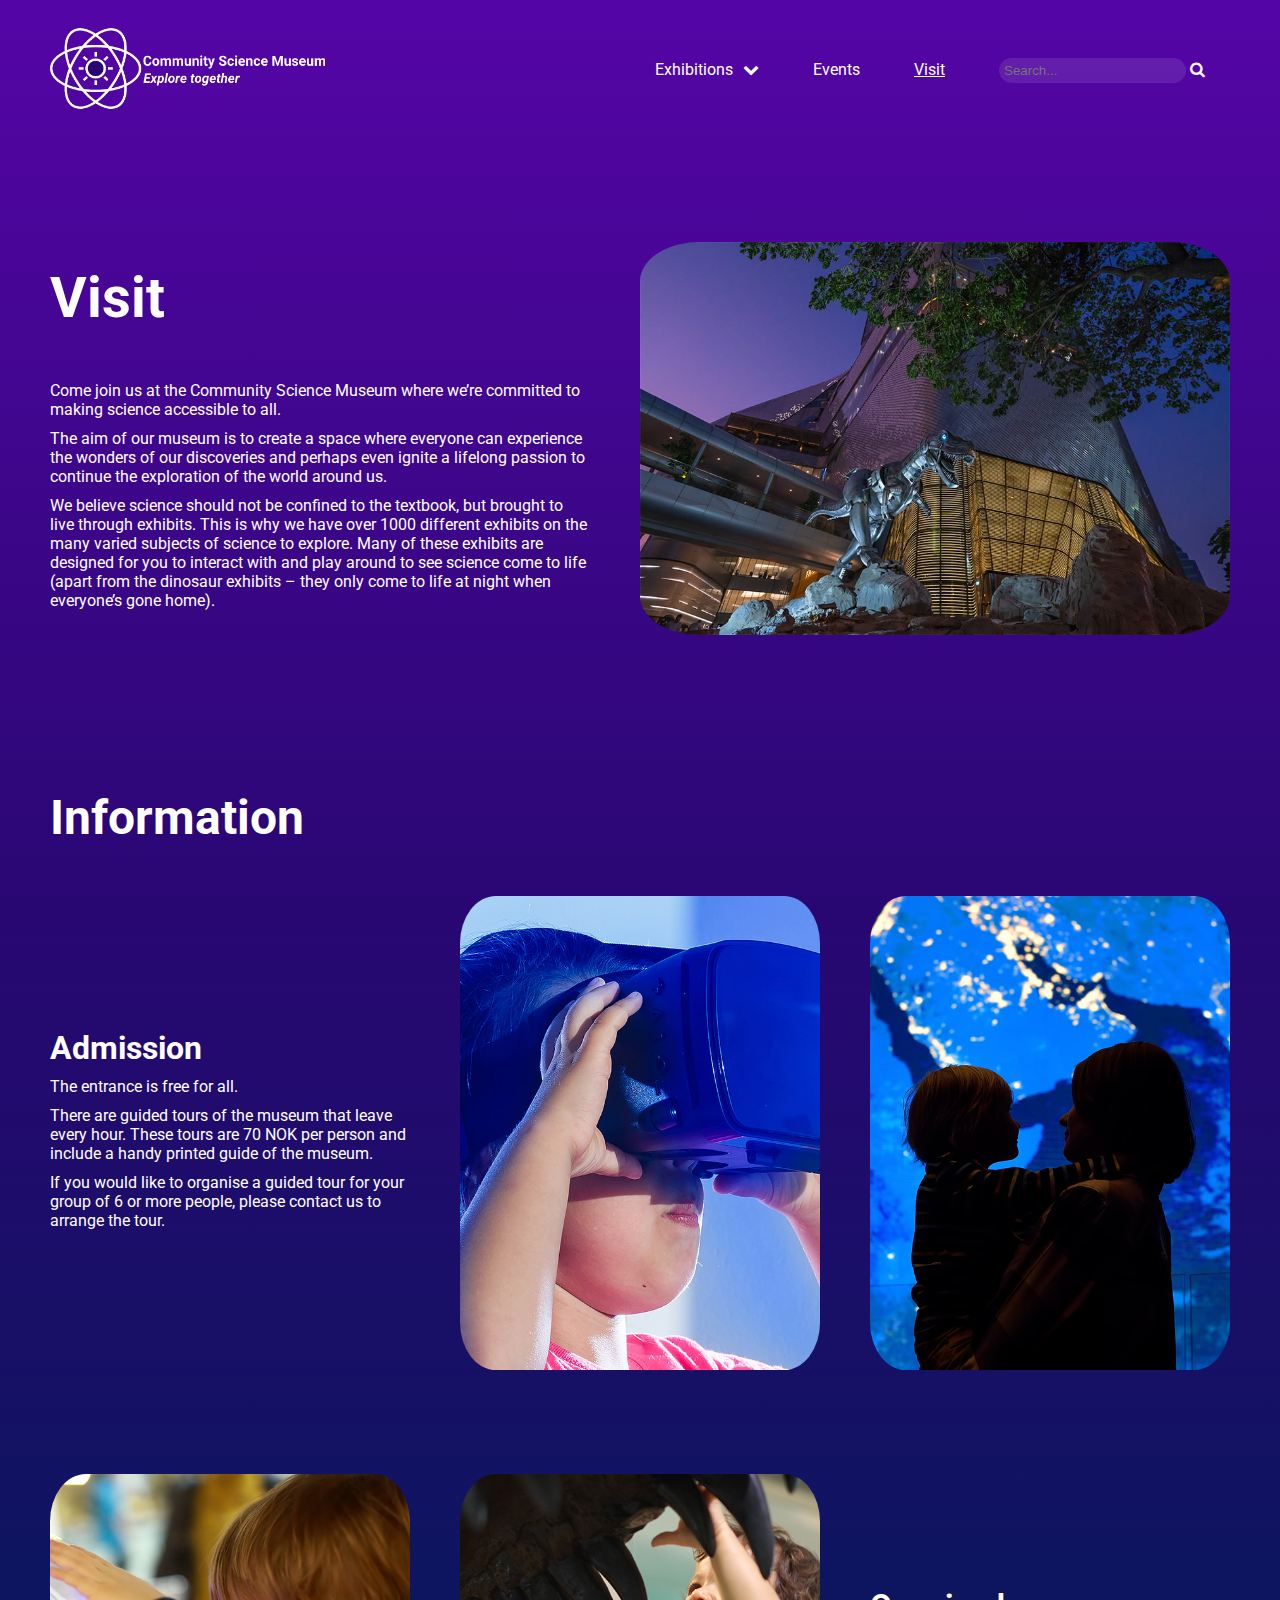
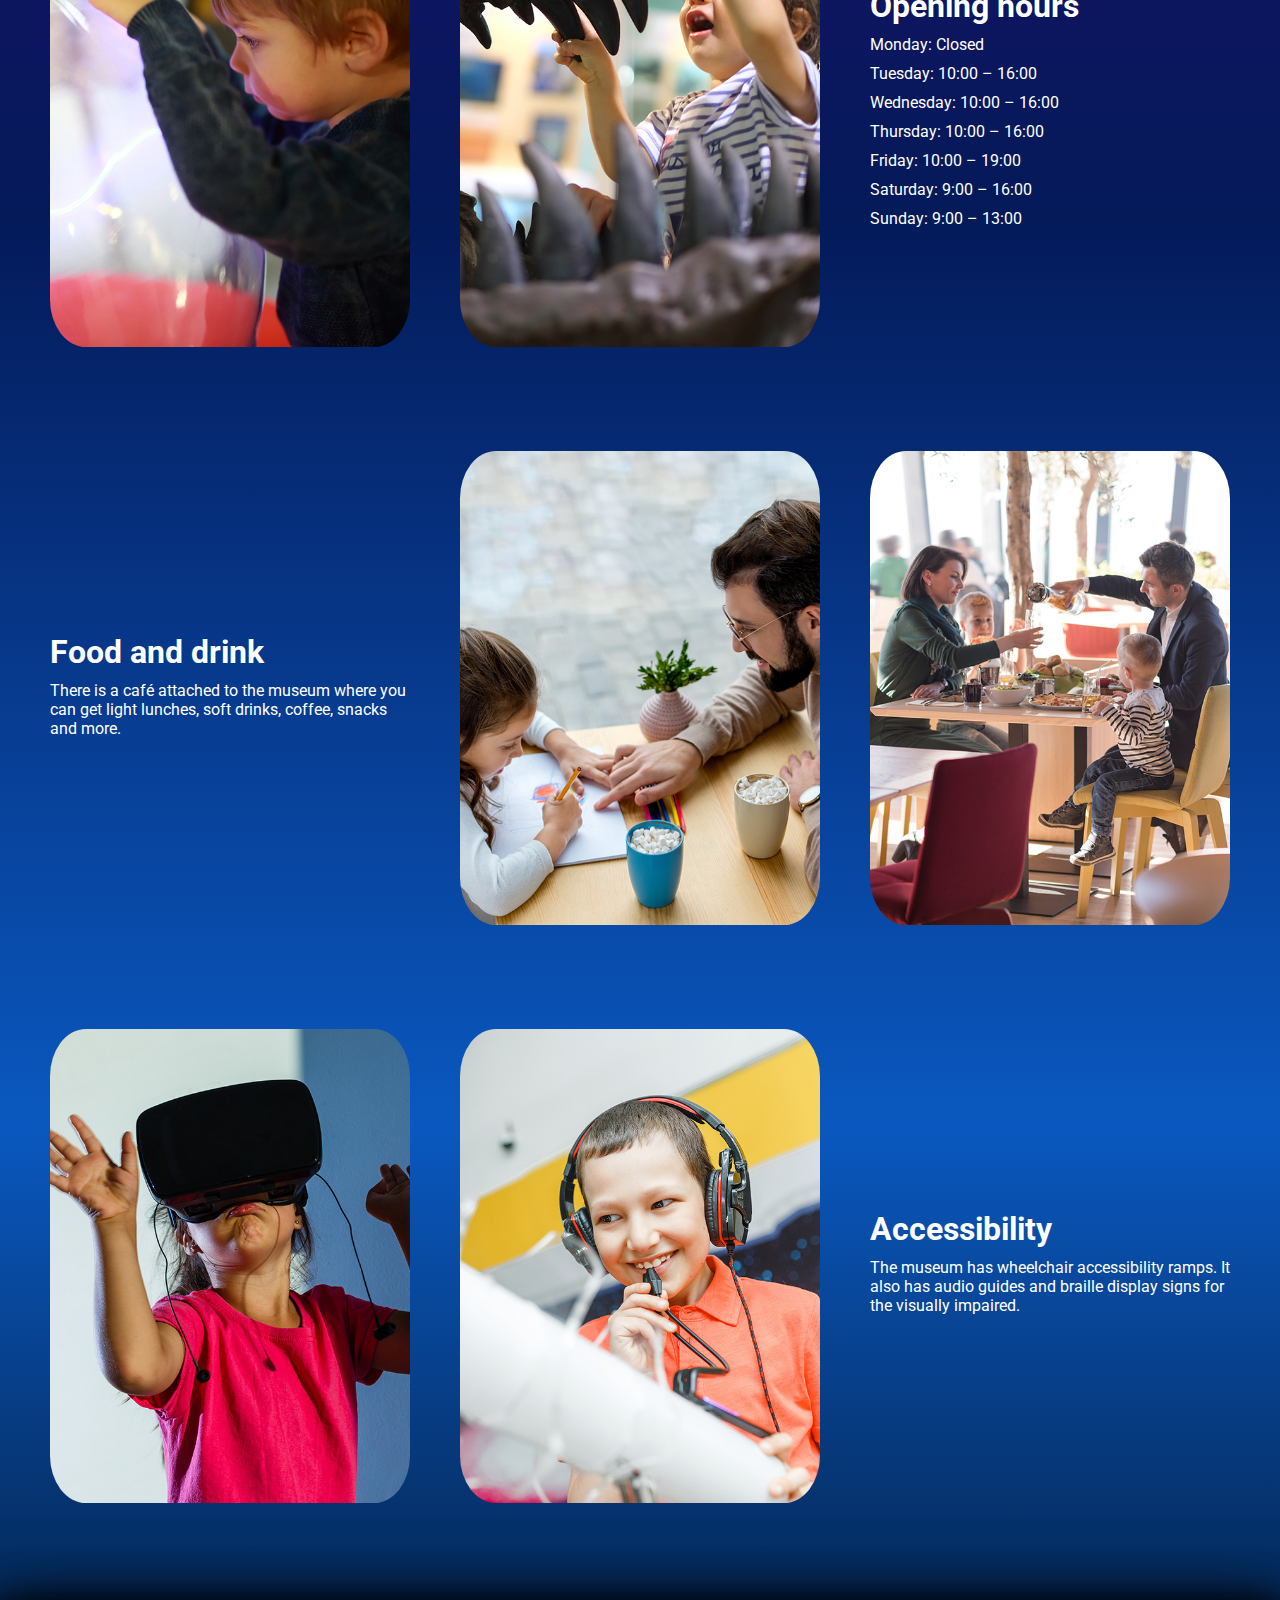
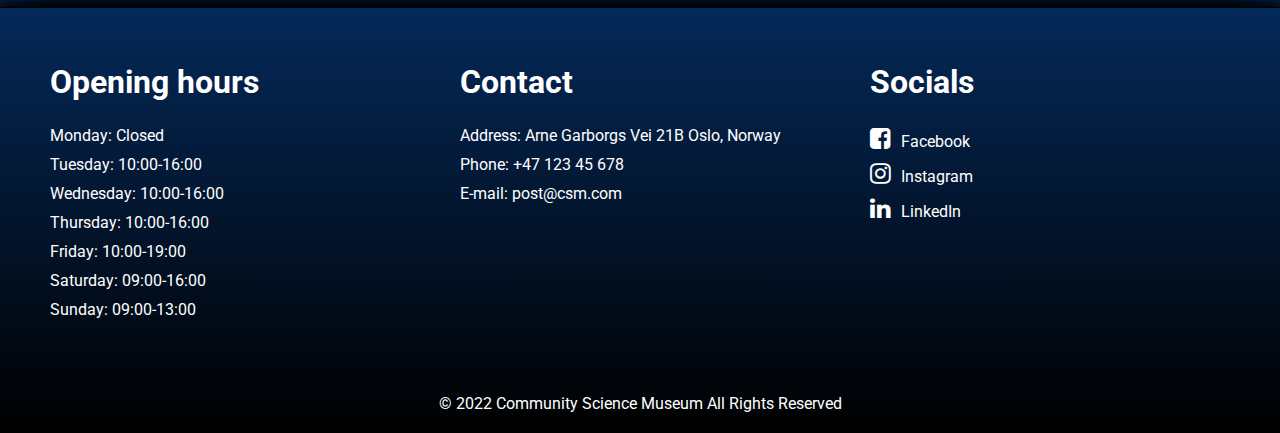
<file: visit.html>
<!DOCTYPE html>
<html lang="en">
    <head>
        <meta charset="UTF-8"/>
        <meta name="viewport" content="width=device-width, initial-scale=1.0"/>
        <meta name="description" content="Get more information about the Community Science Museum"/>
        <title>Community Science Museum | Visit</title>
        <link href="https://fonts.googleapis.com/css2?family=Roboto&display=swap" rel="stylesheet">
        <link rel="stylesheet" href="https://cdnjs.cloudflare.com/ajax/libs/font-awesome/4.7.0/css/font-awesome.min.css">
        <link href="css/styles.css" rel="stylesheet">
        <link href="css/visit.css" rel="stylesheet"/>
        <link href="css/media.css" rel="stylesheet"/>
    </head>
    <body>
      <header>
          <a href="index.html"><img src="images/logo.png" alt="Community Science Museum Logo" class="logo"></a>
          <label for="hamburger-menu"><i class="fa fa-bars"></i></label>
          <input type="checkbox" id="hamburger-menu">
          <nav>
              <ul>
                  <li><a href="#">Exhibitions<i class="fa fa-chevron-down"></i></a>
                        <ul>
                            <li><a href="cosmology.html">Cosmology</a></li>
                            <li><a href="evolution.html">Evolution</a></li>
                            <li><a href="biology.html">Biology</a></li>
                        </ul>
                    </li>
                    <li><a href="events.html">Events</a></li>
                    <li><a href="visit.html" class="active">Visit</a></li>
                    <li class="search">
                        <form action="#">
                            <input type="text" placeholder="Search..." name="search">
                            <button type="submit"><i class="fa fa-search"></i></button>
                        </form>
                    </li>
                </ul>
            </nav>
        </header>
        <main>
            <section class="section1">
                <div>
                    <h1>Visit</h1>
                    <p>Come join us at the Community Science Museum where we’re committed to making science accessible to all.</p>
                    <p>The aim of our museum is to create a space where everyone can experience the wonders of our discoveries and perhaps even ignite a lifelong passion to continue the exploration of the world around us.</p>
                    <p>We believe science should not be confined to the textbook, but brought to live through exhibits. This is why we have over 1000 different exhibits on the many varied subjects of science to explore. Many of these exhibits are designed for you to interact with and play around to see science come to life (apart from the dinosaur exhibits – they only come to life at night when everyone’s gone home).</p>
                </div>
                <div>
                    <img src="images/visit_large.jpg" alt="Dinosaur statue with the entrance"/>
                </div>
            </section>
            <section class="section2">
                <h2>Information</h2>
                <div class="section2_content">
                    <div>
                        <h3>Admission</h3>
                        <p>The entrance is free for all.</p>
                        <p>There are guided tours of the museum that leave every hour. These tours are 70 NOK per person and include a handy printed guide of the museum.</p>
                        <p>If you would like to organise a guided tour for your group of 6 or more people, please contact us to arrange the tour.</p>
                    </div>
                    <div>
                        <img src="images/visit_long1.jpg" alt="Girl with VR glasses on"/>
                    </div>
                    <div>
                        <img src="images/visit_long2.jpg" alt="Mother and child studying a planet"/>
                    </div>
                </div>
                <div class="section2_content">
                <div class="section2_content_item1">
                    <h3>Opening hours</h3>
                    <p>Monday: Closed</p>
                    <p>Tuesday: 10:00 – 16:00</p>
                    <p>Wednesday: 10:00 – 16:00</p>
                    <p>Thursday: 10:00 – 16:00</p>
                    <p>Friday: 10:00 – 19:00</p>
                    <p>Saturday: 9:00 – 16:00</p>
                    <p>Sunday: 9:00 – 13:00</p>
                </div>
                <div class="section2_content_item2">
                    <img src="images/visit_long3.jpg" alt="Boy studying electricity"/>
                </div>
                <div class="section2_content_item3">
                    <img src="images/visit_long4.jpg" alt="Boy playing with dinosaur teeth"/>
                </div>
                </div>
                <div class="section2_content">
                    <div>
                        <h3>Food and drink</h3>
                        <p>There is a café attached to the museum where you can get light lunches, soft drinks, coffee, snacks and more.</p>
                    </div>
                    <div>
                        <img src="images/visit_long5.jpg" alt="Girl and father drinking hot chocolate"/>
                    </div>
                    <div>
                        <img src="images/visit_long6.jpg" alt="Family eating lunch"/>
                    </div>
                </div>
                <div class="section2_content">
                    <div class="section2_content_item1">
                        <h3>Accessibility</h3>
                        <p>The museum has wheelchair accessibility ramps. It also has audio guides and braille display signs for the visually impaired.</p>
                    </div>
                    <div class="section2_content_item2">
                        <img src="images/visit_long7.jpg" alt="Girl using VR glasses"/>
                    </div>
                    <div class="section2_content_item3">
                        <img src="images/visit_long8.jpg" alt="Boy exploring an interactive exhibition"/>
                    </div>
                </div>
            </section>
        </main>
        <footer>
            <section class="footer_section1">
                <div>
                    <h2>Opening hours</h2>
                    <p>Monday: Closed</p>
                    <p>Tuesday: 10:00-16:00</p>
                    <p>Wednesday: 10:00-16:00</p>
                    <p>Thursday: 10:00-16:00</p>
                    <p>Friday: 10:00-19:00</p>
                    <p>Saturday: 09:00-16:00</p>
                    <p>Sunday: 09:00-13:00</p>
                </div>
                <div>
                    <h2>Contact</h2>
                    <a href="#">Address: Arne Garborgs Vei 21B Oslo, Norway</a>
                    <a href="#">Phone: +47 123 45 678</a>
                    <a href="#">E-mail: post@csm.com</a>
                </div>
                <div>
                    <h2>Socials</h2>
                    <a href="#"><i class="fa fa-facebook-square fa-10x"></i>Facebook</a>
                    <a href="#"><i class="fa fa-instagram fa-10x"></i>Instagram</a>
                    <a href="#"><i class="fa fa-brands fa-linkedin"></i>LinkedIn</a>
                </div>
            </section>
            <section class="footer_section2">
                <p>&copy 2022 Community Science Museum All Rights Reserved</p>
            </section>
        </footer>
    </body>
</html>
</file>
<file: css/styles.css>
@import "imports/links.css";
@import "imports/variables.css";

/* General styling */
* {
  margin: 0;
  padding: 0;
}

body {
  font-family: var(--font), Arial, Helvetica, sans-serif;
  background: var(--color-background);
  background-size: cover;
}

/* Fonts */
h1,
h2,
h3,
h4,
p {
  color: var(--color-white);
  margin: 0px;
}

h1 {
  font-size: 3em;
  font-weight: bolder;
}

h2 {
  font-size: 2.5em;
  font-weight: bold;
}

h3 {
  font-size: 1em;
  font-weight: normal;
  letter-spacing: 0.2em;
}

h4 {
  font-size: 2em;
}

p {
  font-size: 1em;
  font-weight: normal;
}

/* Header */
header {
  width: 100%;
  margin: auto;
  display: flex;
  position: relative;
  align-items: center;
  justify-content: space-between;
}

.logo {
  width: 50%;
  padding-left: 10px;
}

nav {
  display: none;
  position: absolute;
  top: 100px;
  background-color: var(--color-background-transparent);
  backdrop-filter: var(--color-background-blur);
  right: 0px;
}

nav ul {
  padding: 20px 10px;
}

nav li {
  display: block;
  padding: 20px 10px;
}

nav ul li ul {
  top: 0px;
  right: 214px;
  background-color: var(--color-white);
  position: absolute;
  visibility: hidden;
  opacity: 0;
  transition: all 0.5s ease;
}

nav ul li ul li {
  padding: 20px;
}

nav ul li ul li a {
  color: var(--color-purple-light);
}

nav ul li:hover > ul,
nav ul li:focus > ul,
nav ul li ul:hover,
nav ul li ul:focus {
  visibility: visible;
  opacity: 1;
}

.search input[type="text"] {
  color: var(--color-white);
  padding: 5px;
  border-radius: 25px;
  border: none;
  background-color: var(--color-background-transparent);
}

.search button {
  background-color: hsl(0, 0%, 0%, 0);
  font-size: 1em;
  color: var(--color-white);
  border: none;
  cursor: pointer;
}

header label {
  margin-right: 10px;
  color: var(--color-white);
  font-size: 1.5em;
}

#hamburger-menu {
  display: none;
}

#hamburger-menu:checked ~ nav {
  display: block;
}

/* Images */
img {
  border-radius: 10%;
  width: 100%;
}

/* Section 1 (used on all pages) */
.section1 {
  display: flex;
  flex-direction: column;
  align-items: center;
  margin: 50px 20px 0px 20px;
}

.section1 div {
  flex: 1;
  margin-bottom: 50px;
}

.section1 h1 {
  margin: 5px 10px 50px 0px;
}

.section1 p {
  margin: 10px 50px 10px 0px;
}

/* Section 2 (used on home and visit) */
.section2 {
  display: grid;
  margin: 50px 20px;
}

.section2 h2 {
  grid-column: -1/1;
}

.section2_content {
  display: grid;
  grid-template-columns: repeat(1, 1fr);
  align-items: center;
  margin: 50px auto;
  gap: 50px;
}

/* Events */
.event_section {
  display: grid;
  margin: 50px 20px;
}

.event_section h2 {
  grid-column: -1/1;
}

.event_section_content {
  display: grid;
  grid-template-columns: repeat(1, 1fr);
  align-items: center;
  margin: 100px auto;
  gap: 50px;
}

.event_section img {
  border-radius: 10% 10% 0% 0%;
}

.event_items {
  display: flex;
  flex-direction: column;
  height: 300px;
  background: var(--color-background-gradient-blue);
  backdrop-filter: var(--color-background-blur);
  border-radius: 0% 0% 10% 10%;
  margin: -5px 0px;
  padding: 20px 20px 40px 20px;
}

.event_items h4 {
  margin-bottom: 10px;
}

.event_items p {
  margin-bottom: 20px;
}

/* Footer */

footer {
  border-top: var(--color-black) solid 0.1em;
  box-shadow: 0 0 10px var(--color-black), 0 0 40px var(--color-black),
    0 0 60px var(--color-black);
}

footer h2 {
  font-size: 2em;
}

footer p,
footer a {
  font-size: 1em;
}

.footer_section1 {
  display: grid;
  grid-template-columns: 1fr;
  gap: 50px;
  margin: 50px 20px;
}

.footer_section1 div {
  display: flex;
  flex-direction: column;
}

.footer_section1 h2 {
  margin-bottom: 15px;
}

.footer_section1 div > * {
  padding: 5px 0px;
}

.footer_section1 i {
  font-size: 1.5em;
  padding-right: 10px;
  padding-left: 0px;
}

.footer_section2 {
  text-align: center;
  padding: 20px;
}
</file>
<file: css/index.css>
/* Home Page */
.section2_content h4 {
  margin: 10px 100px 50px 0px;
}
</file>
<file: css/media.css>
@media (min-width: 600px) {
  /* Header */
  .logo {
    padding-left: 50px;
  }

  header label {
    margin-right: 50px;
  }

  /* Section 1 (used on all pages) */
  .section1 {
    flex-direction: row;
    margin: 100px 50px;
  }

  .section2_content h4 {
    margin: 10px 10px 50px 0px;
  }

  /* Section 2 (used on home and visit) */
  .section2 {
    margin: 50px 50px;
  }

  .section2_content {
    grid-template-columns: repeat(3, 1fr);
    grid-template-areas: "img1 img2 txt";
  }

  .section2_content_item1 {
    grid-area: txt;
  }

  .section2_content_item2 {
    grid-area: img1;
  }

  .section2_content_item3 {
    grid-area: img2;
  }

  /* Favorite section */
  .favorite_section {
    grid-template-columns: repeat(2, 1fr);
    margin: 100px 50px;
  }

  .card1,
  .card2,
  .card3 {
    background-size: contain;
    background-repeat: no-repeat;
  }

  .card_content {
    margin-top: 50%;
    height: 450px;
  }

  /* Explore section */
  .section3 {
    grid-template-columns: 1fr 1fr;
    margin: 100px 50px;
  }

  .section3 h2 {
    grid-column: -1/1;
  }

  /* Events */
  .event_section {
    margin: 100px 50px;
  }

  .event_section_content {
    grid-template-columns: repeat(2, 1fr);
  }

  .event_items {
    height: 380px;
  }

  /* Footer */
  .footer_section1 {
    grid-template-columns: repeat(2, 1fr);
    margin: 50px;
  }
}

@media (min-width: 900px) {
  /* Fonts */
  h1,
  h2,
  h3,
  h4,
  p {
    color: var(--color-white);
    margin: 0px;
  }

  h1 {
    font-size: 3.5em;
  }

  h2 {
    font-size: 3em;
  }

  h3 {
    font-size: 1em;
  }

  /* Favorite section */
  .favorite_section {
    grid-template-columns: repeat(3, 1fr);
  }

  .card_content {
    height: 450px;
  }

  /* Explore section */
  .section3 {
    grid-template-columns: 1fr 1fr 1fr;
    grid-template-rows: 0.5fr 0.5fr;
    grid-template-areas:
      "h2 h2 h2"
      "img1 img2 img3"
      "img1 img4 img5";
    gap: 50px;
    margin: 100px 50px;
  }

  .section3 h2 {
    grid-area: h2;
  }

  #img1 {
    grid-area: img1;
    display: block;
  }

  #img2 {
    grid-area: img2;
  }

  #img3 {
    grid-area: img3;
  }

  #img4 {
    grid-area: img4;
  }

  /* Event */
  .event_section_content {
    grid-template-columns: repeat(3, 1fr);
  }

  /* Footer */
  .footer_section1 {
    grid-template-columns: repeat(3, 1fr);
    margin: 50px;
  }
}

@media (min-width: 1200px) {
  /* Header */
  nav {
    margin-right: 50px;
    display: inline-block;
    position: relative;
    top: 0px;
    background: none;
    backdrop-filter: none;
  }

  nav ul {
    padding: 0px;
  }

  nav ul li {
    display: inline-block;
    padding: 20px 25px;
  }

  nav ul li ul {
    display: flex;
    flex-direction: column;
    background-color: var(--color-background-transparent);
    backdrop-filter: var(--color-background-blur);
    top: 50px;
    right: 400px;
    left: 0px;
  }

  header label {
    display: none;
  }

  nav ul li ul li a {
    color: var(--color-white);
  }

  /* Section 2 (used on home and visit) */
  .section2_content h4 {
    margin: 10px 100px 50px 0px;
  }

  .event_items {
    height: 300px;
  }

  /* Favorite section */
  .card_content {
    height: 300px;
  }
}
</file>
<file: css/explore_styles.css>
/* Favorite section */
.favorite_section {
  display: grid;
  grid-template-columns: repeat(1, 1fr);
  gap: 50px;
  margin: 50px 20px;
}

.favorite_section h2 {
  grid-column: -1/1;
}

.card1,
.card2,
.card3 {
  background-size: cover;
  border-radius: 10%;
}

.card_content {
  background: var(--color-background-gradient);
  backdrop-filter: var(--color-background-blur-light);
  border-radius: 0% 0% 10% 10%;
  margin-top: 70%;
  height: 400px;
}

.card_content h4 {
  padding: 40px 20px;
}

.card_content p {
  padding: 0px 20px;
}

/* Explore section */
.section3 {
  display: grid;
  grid-template-columns: 1fr;
  grid-template-rows: 0.5fr;
  gap: 50px;
  margin: 50px 20px;
}

#img1 {
  display: none;
}
</file>
<file: css/biology.css>
.card1 {
  background-image: url(/images/biology_long1.png);
}

.card2 {
  background-image: url(/images/biology_long2.png);
}

.card3 {
  background-image: url(/images/biology_long3.png);
}
</file>
<file: css/cosmology.css>
.card1 {
  background-image: url(/images/cosmology_long1.png);
}

.card2 {
  background-image: url(/images/cosmology_long2.png);
}

.card3 {
  background-image: url(/images/cosmology_long3.png);
}
</file>
<file: css/evolution.css>
.card1 {
  background-image: url(/images/evolution_long1.png);
}

.card2 {
  background-image: url(/images/evolution_long2.png);
}

.card3 {
  background-image: url(/images/evolution_long3.png);
}
</file>
<file: css/visit.css>
.section2_content h3 {
  font-size: 2em;
  font-weight: bold;
  letter-spacing: 0em;
}

.section2_content p {
  margin: 10px 0px 10px 0px;
}
</file>
